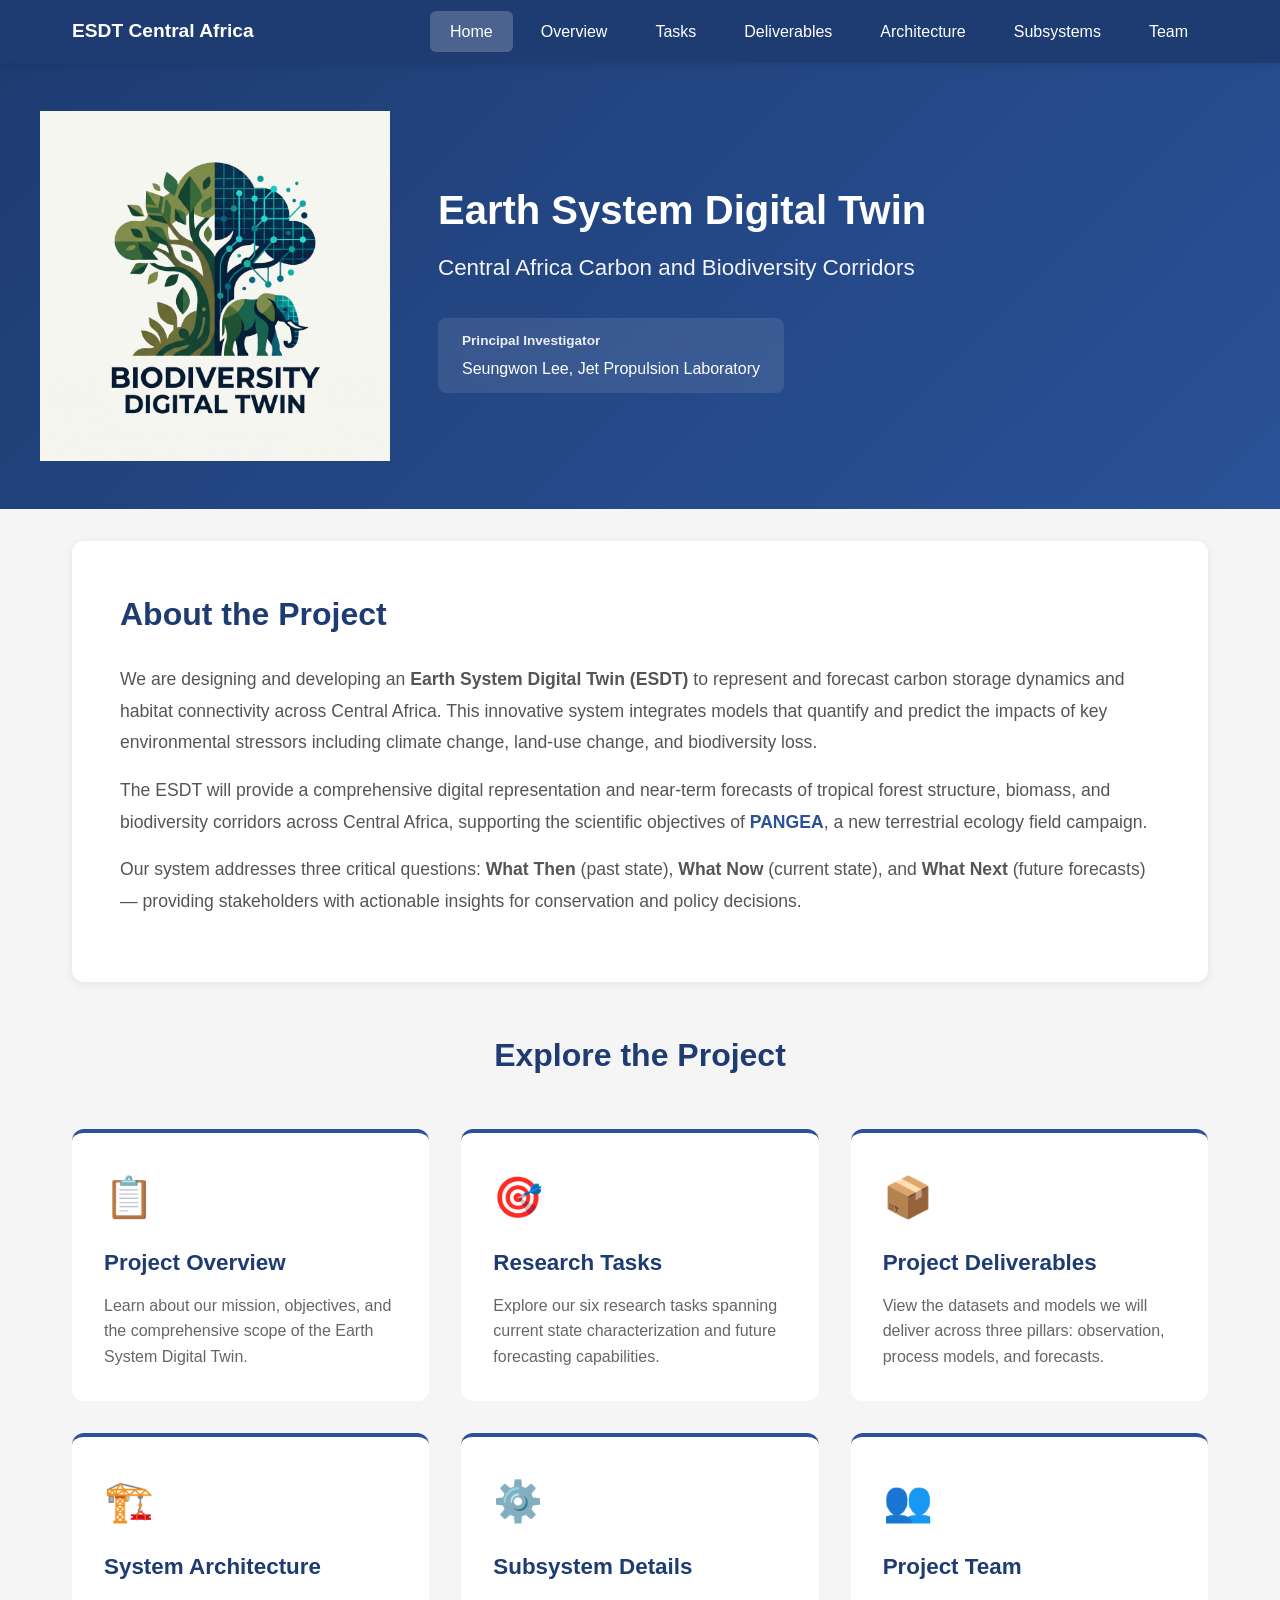
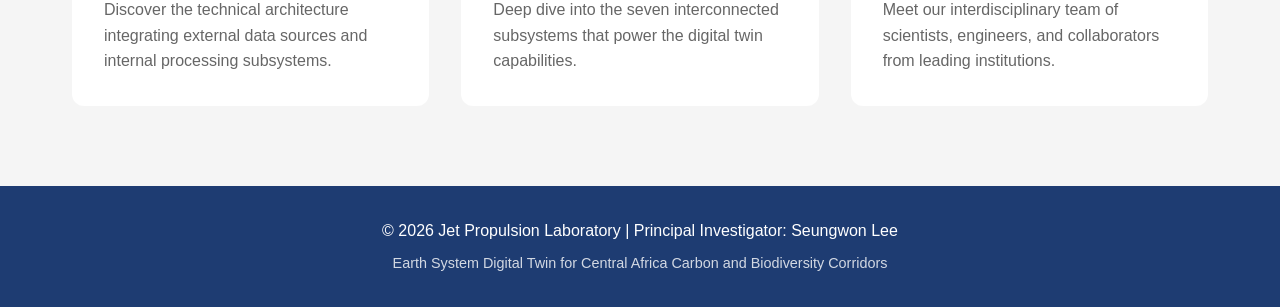
<file: index.html>
<!DOCTYPE html>
<html lang="en">
<head>
    <meta charset="UTF-8">
    <meta name="viewport" content="width=device-width, initial-scale=1.0">
    <title>Earth System Digital Twin - Central Africa</title>
    <link rel="stylesheet" href="styles.css">
    <style>
        .subtitle {
            font-size: 1.4rem;
            opacity: 0.95;
            margin-bottom: 2rem;
        }

        .project-info {
            display: flex;
            justify-content: flex-start;
            gap: 2rem;
            flex-wrap: wrap;
            margin-top: 2rem;
        }

        @media (max-width: 968px) {
            .project-info {
                justify-content: center;
            }
        }

        .info-item {
            background: rgba(255,255,255,0.1);
            padding: 0.75rem 1.5rem;
            border-radius: 8px;
            backdrop-filter: blur(10px);
        }

        .info-item strong {
            display: block;
            font-size: 0.85rem;
            opacity: 0.9;
            margin-bottom: 0.25rem;
        }

        .hero-section {
            background: white;
            border-radius: 12px;
            padding: 3rem;
            margin-bottom: 3rem;
            box-shadow: 0 2px 8px rgba(0,0,0,0.08);
            position: relative;
            overflow: hidden;
        }

        .hero-section h2 {
            color: #1e3c72;
            font-size: 2rem;
            margin-bottom: 1.5rem;
            position: relative;
            z-index: 1;
        }

        .hero-section p {
            font-size: 1.1rem;
            line-height: 1.8;
            color: #555;
            margin-bottom: 1rem;
            position: relative;
            z-index: 1;
        }

        .quick-links {
            display: grid;
            grid-template-columns: repeat(auto-fit, minmax(280px, 1fr));
            gap: 2rem;
            margin-top: 3rem;
        }

        .link-card {
            background: white;
            border-radius: 12px;
            padding: 2rem;
            text-decoration: none;
            color: inherit;
            transition: transform 0.3s, box-shadow 0.3s;
            border-top: 4px solid #2a5298;
        }

        .link-card:hover {
            transform: translateY(-8px);
            box-shadow: 0 8px 20px rgba(0,0,0,0.15);
        }

        .link-card-icon {
            font-size: 2.5rem;
            margin-bottom: 1rem;
        }

        .link-card h3 {
            color: #1e3c72;
            font-size: 1.4rem;
            margin-bottom: 0.75rem;
        }

        .link-card p {
            color: #666;
            line-height: 1.6;
        }

        @media (max-width: 768px) {
            .subtitle {
                font-size: 1.1rem;
            }

            .quick-links {
                grid-template-columns: 1fr;
            }
        }
    </style>
</head>
<body>
    <nav>
        <div class="nav-container">
            <a href="index.html" class="nav-logo">ESDT Central Africa</a>
            <button class="mobile-menu-toggle" onclick="toggleMenu()">☰</button>
            <ul class="nav-menu" id="navMenu">
                <li><a href="index.html" class="active">Home</a></li>
                <li><a href="overview.html">Overview</a></li>
                <li><a href="tasks.html">Tasks</a></li>
                <li><a href="deliverables.html">Deliverables</a></li>
                <li><a href="architecture.html">Architecture</a></li>
                <li><a href="subsystems.html">Subsystems</a></li>
                <li><a href="team.html">Team</a></li>
            </ul>
        </div>
    </nav>

    <header class="page-header">
        <div class="page-header-content">
            <img src="Logo.png" alt="ESDT Project Logo" class="page-header-logo">
            <div class="page-header-text">
                <h1>Earth System Digital Twin</h1>
                <div class="subtitle">Central Africa Carbon and Biodiversity Corridors</div>
                <div class="project-info">
                    <div class="info-item">
                        <strong>Principal Investigator</strong>
                        Seungwon Lee, Jet Propulsion Laboratory
                    </div>
                </div>
            </div>
        </div>
    </header>

    <div class="container">
        <section class="hero-section">
            <h2>About the Project</h2>
            <p>We are designing and developing an <strong>Earth System Digital Twin (ESDT)</strong> to represent and forecast carbon storage dynamics and habitat connectivity across Central Africa. This innovative system integrates models that quantify and predict the impacts of key environmental stressors including climate change, land-use change, and biodiversity loss.</p>
            <p>The ESDT will provide a comprehensive digital representation and near-term forecasts of tropical forest structure, biomass, and biodiversity corridors across Central Africa, supporting the scientific objectives of <strong><a href="https://tropicalforestscoping.com/" target="_blank" style="color: #2a5298; text-decoration: none;">PANGEA</a></strong>, a new terrestrial ecology field campaign.</p>
            <p>Our system addresses three critical questions: <strong>What Then</strong> (past state), <strong>What Now</strong> (current state), and <strong>What Next</strong> (future forecasts) — providing stakeholders with actionable insights for conservation and policy decisions.</p>
        </section>

        <h2 style="text-align: center; color: #1e3c72; margin-bottom: 2rem; font-size: 2rem;">Explore the Project</h2>

        <div class="quick-links">
            <a href="overview.html" class="link-card">
                <div class="link-card-icon">📋</div>
                <h3>Project Overview</h3>
                <p>Learn about our mission, objectives, and the comprehensive scope of the Earth System Digital Twin.</p>
            </a>

            <a href="tasks.html" class="link-card">
                <div class="link-card-icon">🎯</div>
                <h3>Research Tasks</h3>
                <p>Explore our six research tasks spanning current state characterization and future forecasting capabilities.</p>
            </a>

            <a href="deliverables.html" class="link-card">
                <div class="link-card-icon">📦</div>
                <h3>Project Deliverables</h3>
                <p>View the datasets and models we will deliver across three pillars: observation, process models, and forecasts.</p>
            </a>

            <a href="architecture.html" class="link-card">
                <div class="link-card-icon">🏗️</div>
                <h3>System Architecture</h3>
                <p>Discover the technical architecture integrating external data sources and internal processing subsystems.</p>
            </a>

            <a href="subsystems.html" class="link-card">
                <div class="link-card-icon">⚙️</div>
                <h3>Subsystem Details</h3>
                <p>Deep dive into the seven interconnected subsystems that power the digital twin capabilities.</p>
            </a>

            <a href="team.html" class="link-card">
                <div class="link-card-icon">👥</div>
                <h3>Project Team</h3>
                <p>Meet our interdisciplinary team of scientists, engineers, and collaborators from leading institutions.</p>
            </a>
        </div>
    </div>

    <footer>
        <p>&copy; 2026 Jet Propulsion Laboratory | Principal Investigator: Seungwon Lee</p>
        <p style="margin-top: 0.5rem; opacity: 0.8; font-size: 0.9rem;">Earth System Digital Twin for Central Africa Carbon and Biodiversity Corridors</p>
    </footer>

    <script>
        function toggleMenu() {
            const menu = document.getElementById('navMenu');
            menu.classList.toggle('active');
        }
    </script>
</body>
</html>
</file>
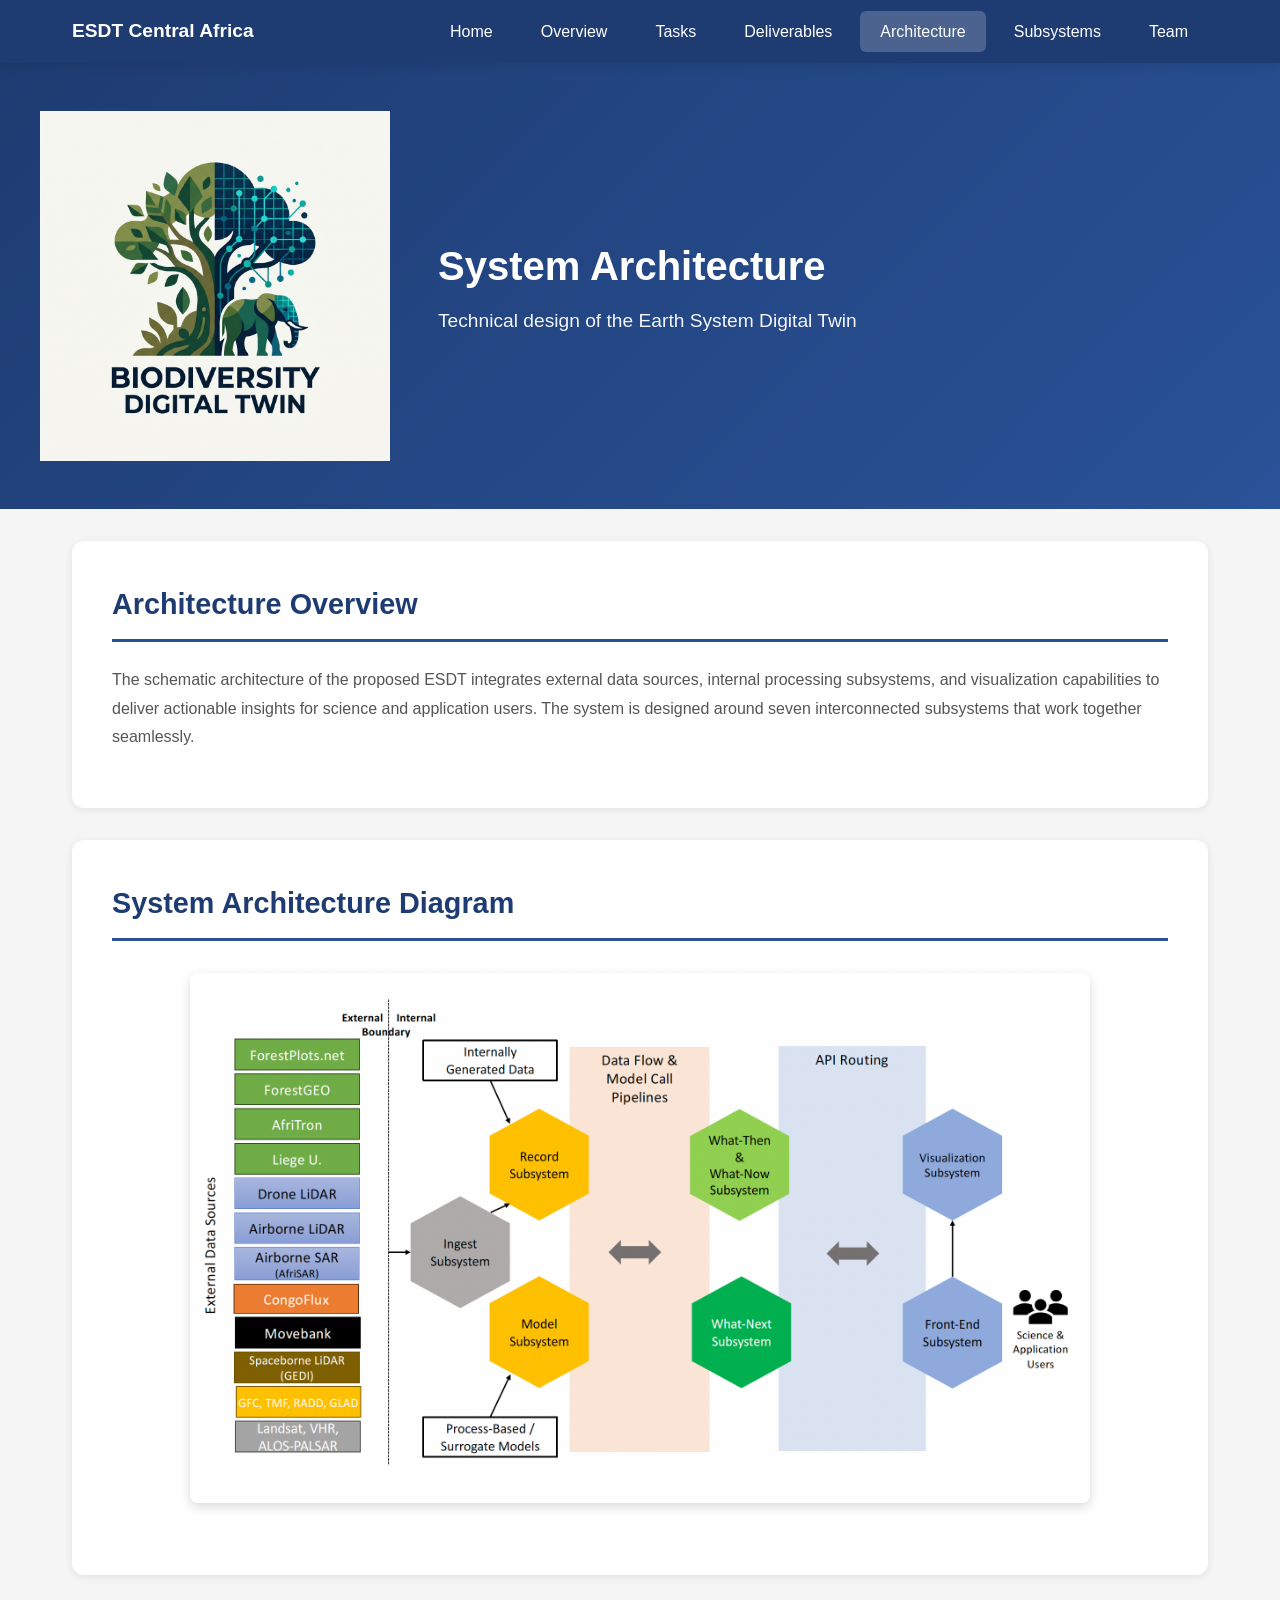
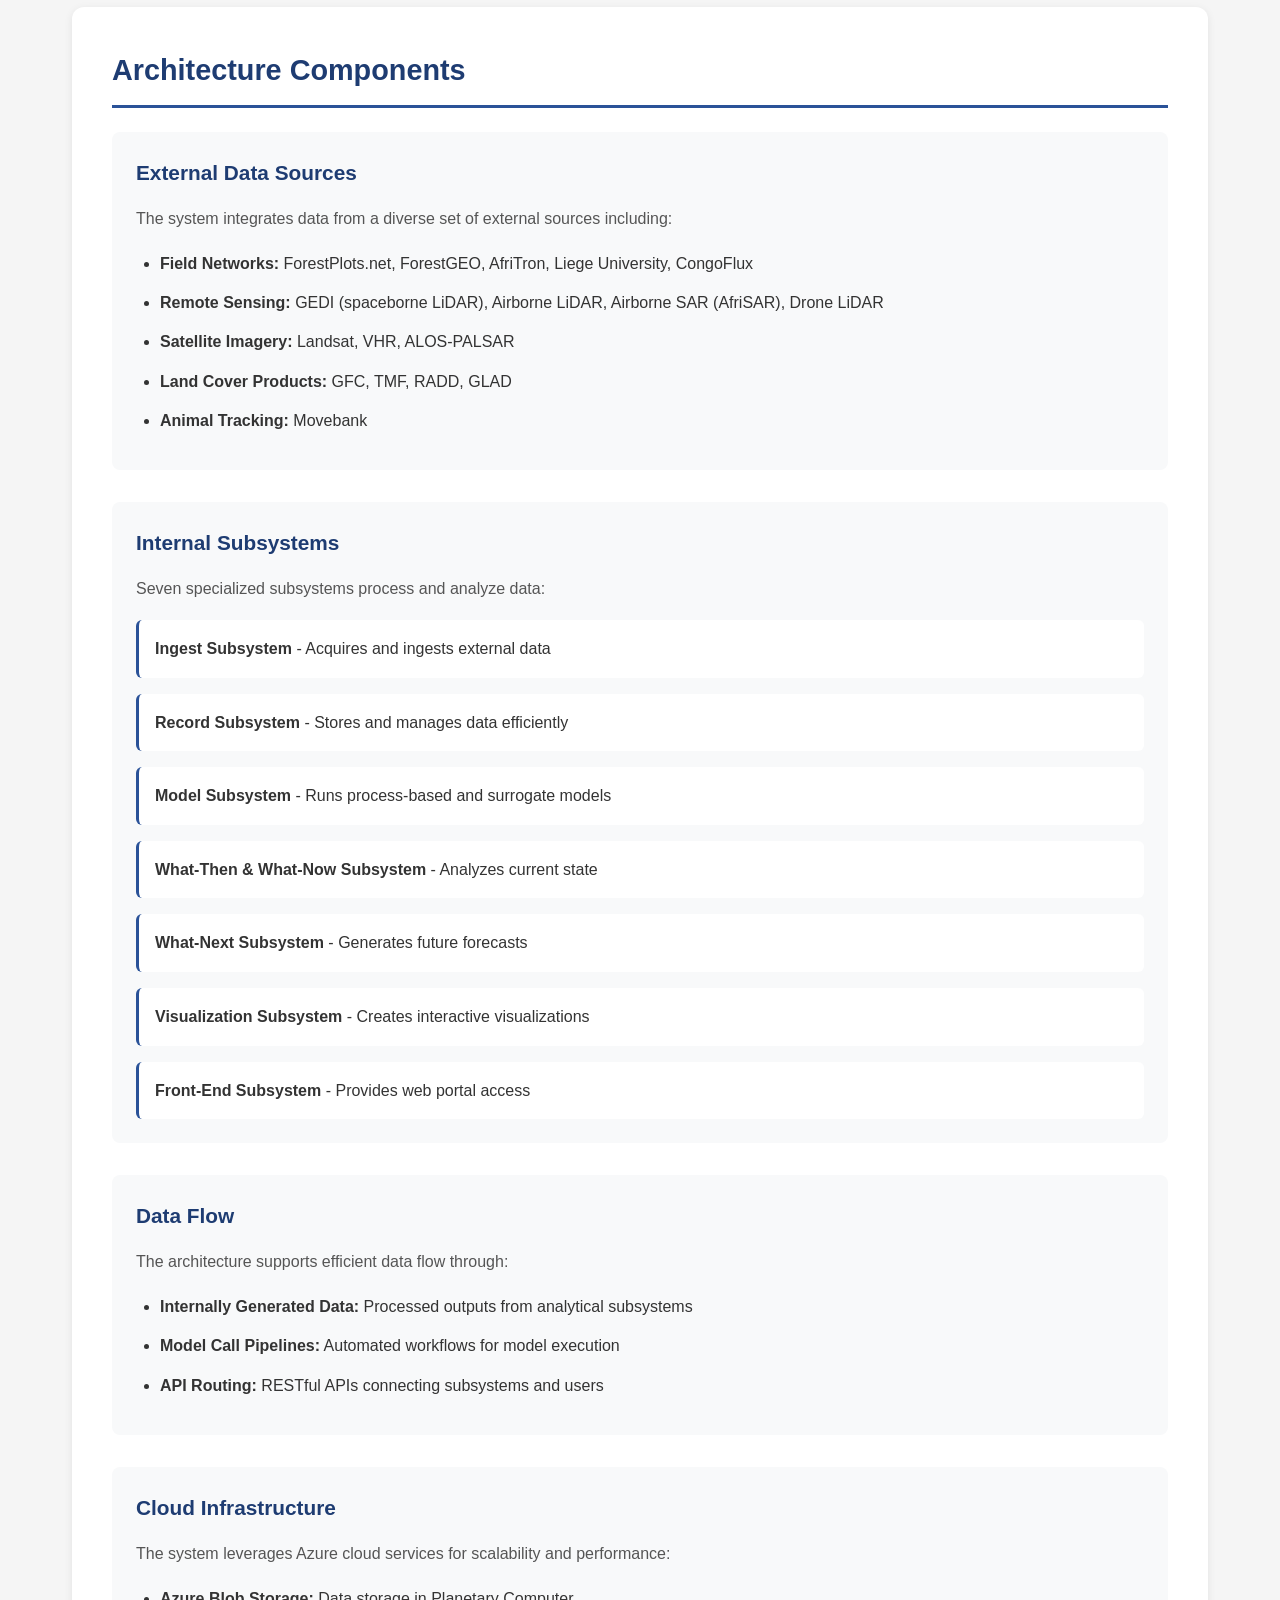
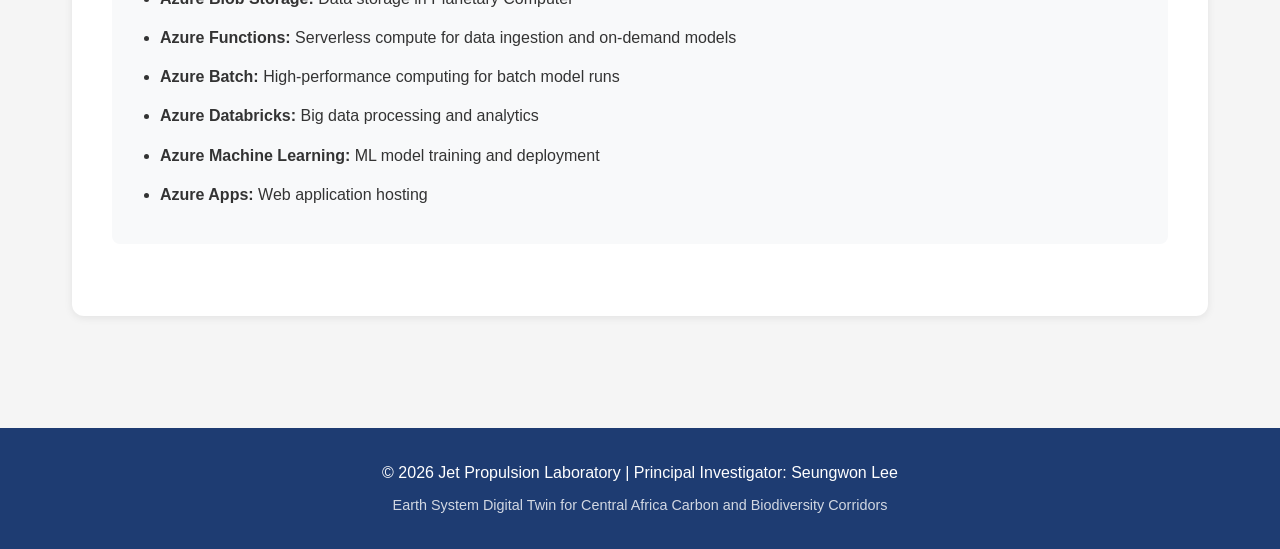
<file: architecture.html>
<!DOCTYPE html>
<html lang="en">
<head>
    <meta charset="UTF-8">
    <meta name="viewport" content="width=device-width, initial-scale=1.0">
    <title>System Architecture - ESDT Central Africa</title>
    <link rel="stylesheet" href="styles.css">
</head>
<body>
    <nav>
        <div class="nav-container">
            <a href="index.html" class="nav-logo">
                ESDT Central Africa
            </a>
            <button class="mobile-menu-toggle" onclick="toggleMenu()">☰</button>
            <ul class="nav-menu" id="navMenu">
                <li><a href="index.html">Home</a></li>
                <li><a href="overview.html">Overview</a></li>
                <li><a href="tasks.html">Tasks</a></li>
                <li><a href="deliverables.html">Deliverables</a></li>
                <li><a href="architecture.html" class="active">Architecture</a></li>
                <li><a href="subsystems.html">Subsystems</a></li>
                <li><a href="team.html">Team</a></li>
            </ul>
        </div>
    </nav>

    <header class="page-header">
        <div class="page-header-content">
            <img src="Logo.png" alt="ESDT Project Logo" class="page-header-logo">
            <div class="page-header-text">
                <h1>System Architecture</h1>
                <p>Technical design of the Earth System Digital Twin</p>
            </div>
        </div>
    </header>

    <div class="container">
        <section class="section">
            <h2>Architecture Overview</h2>
            <p>The schematic architecture of the proposed ESDT integrates external data sources, internal processing subsystems, and visualization capabilities to deliver actionable insights for science and application users. The system is designed around seven interconnected subsystems that work together seamlessly.</p>
        </section>

        <section class="section">
            <h2>System Architecture Diagram</h2>
            <img src="System Architecture Diagram.png" alt="ESDT System Architecture Diagram" class="architecture-image">
        </section>

        <section class="section">
            <h2>Architecture Components</h2>

            <div class="architecture-component">
                <h3>External Data Sources</h3>
                <p>The system integrates data from a diverse set of external sources including:</p>
                <ul>
                    <li><strong>Field Networks:</strong> ForestPlots.net, ForestGEO, AfriTron, Liege University, CongoFlux</li>
                    <li><strong>Remote Sensing:</strong> GEDI (spaceborne LiDAR), Airborne LiDAR, Airborne SAR (AfriSAR), Drone LiDAR</li>
                    <li><strong>Satellite Imagery:</strong> Landsat, VHR, ALOS-PALSAR</li>
                    <li><strong>Land Cover Products:</strong> GFC, TMF, RADD, GLAD</li>
                    <li><strong>Animal Tracking:</strong> Movebank</li>
                </ul>
            </div>

            <div class="architecture-component">
                <h3>Internal Subsystems</h3>
                <p>Seven specialized subsystems process and analyze data:</p>
                <div class="subsystem-list">
                    <div class="subsystem-item">
                        <strong>Ingest Subsystem</strong> - Acquires and ingests external data
                    </div>
                    <div class="subsystem-item">
                        <strong>Record Subsystem</strong> - Stores and manages data efficiently
                    </div>
                    <div class="subsystem-item">
                        <strong>Model Subsystem</strong> - Runs process-based and surrogate models
                    </div>
                    <div class="subsystem-item">
                        <strong>What-Then & What-Now Subsystem</strong> - Analyzes current state
                    </div>
                    <div class="subsystem-item">
                        <strong>What-Next Subsystem</strong> - Generates future forecasts
                    </div>
                    <div class="subsystem-item">
                        <strong>Visualization Subsystem</strong> - Creates interactive visualizations
                    </div>
                    <div class="subsystem-item">
                        <strong>Front-End Subsystem</strong> - Provides web portal access
                    </div>
                </div>
            </div>

            <div class="architecture-component">
                <h3>Data Flow</h3>
                <p>The architecture supports efficient data flow through:</p>
                <ul>
                    <li><strong>Internally Generated Data:</strong> Processed outputs from analytical subsystems</li>
                    <li><strong>Model Call Pipelines:</strong> Automated workflows for model execution</li>
                    <li><strong>API Routing:</strong> RESTful APIs connecting subsystems and users</li>
                </ul>
            </div>

            <div class="architecture-component">
                <h3>Cloud Infrastructure</h3>
                <p>The system leverages Azure cloud services for scalability and performance:</p>
                <ul>
                    <li><strong>Azure Blob Storage:</strong> Data storage in Planetary Computer</li>
                    <li><strong>Azure Functions:</strong> Serverless compute for data ingestion and on-demand models</li>
                    <li><strong>Azure Batch:</strong> High-performance computing for batch model runs</li>
                    <li><strong>Azure Databricks:</strong> Big data processing and analytics</li>
                    <li><strong>Azure Machine Learning:</strong> ML model training and deployment</li>
                    <li><strong>Azure Apps:</strong> Web application hosting</li>
                </ul>
            </div>
        </section>
    </div>

    <footer>
        <p>&copy; 2026 Jet Propulsion Laboratory | Principal Investigator: Seungwon Lee</p>
        <p style="margin-top: 0.5rem; opacity: 0.8; font-size: 0.9rem;">Earth System Digital Twin for Central Africa Carbon and Biodiversity Corridors</p>
    </footer>

    <script src="script.js"></script>
</body>
</html>
</file>
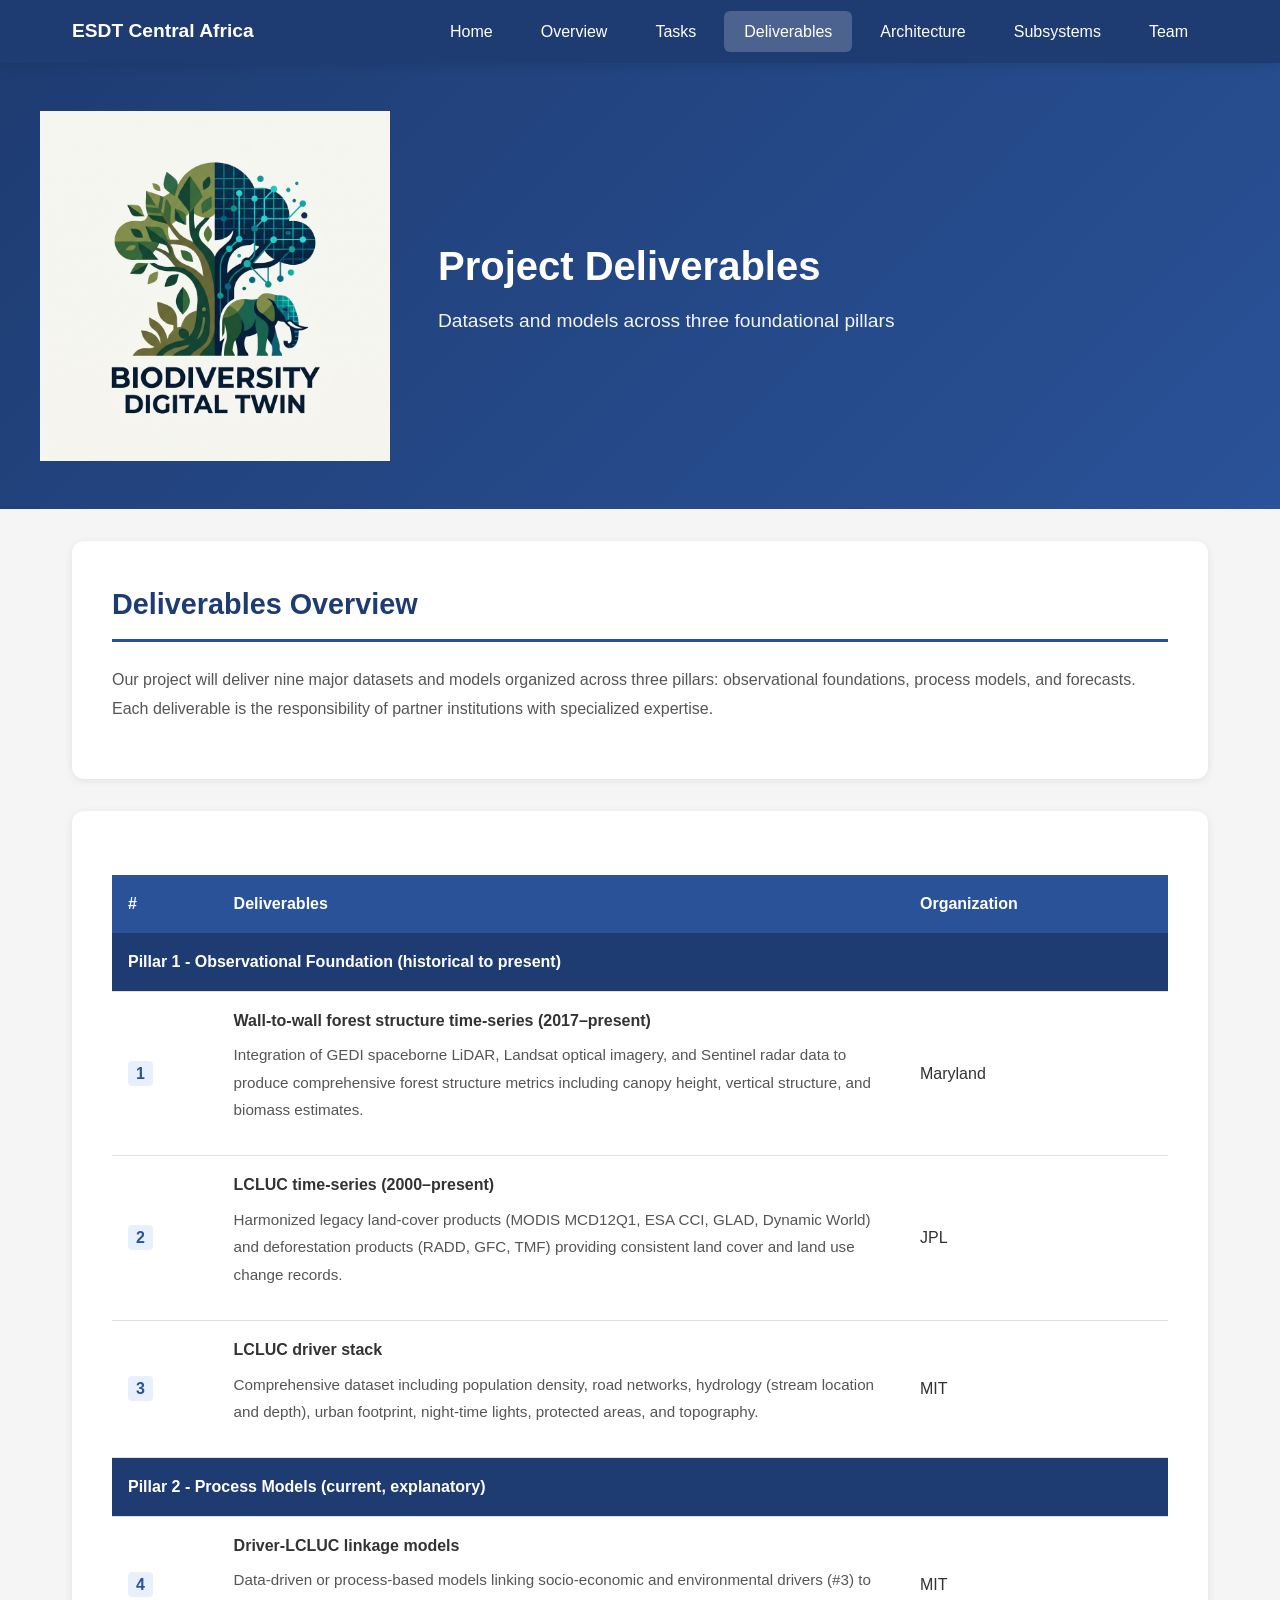
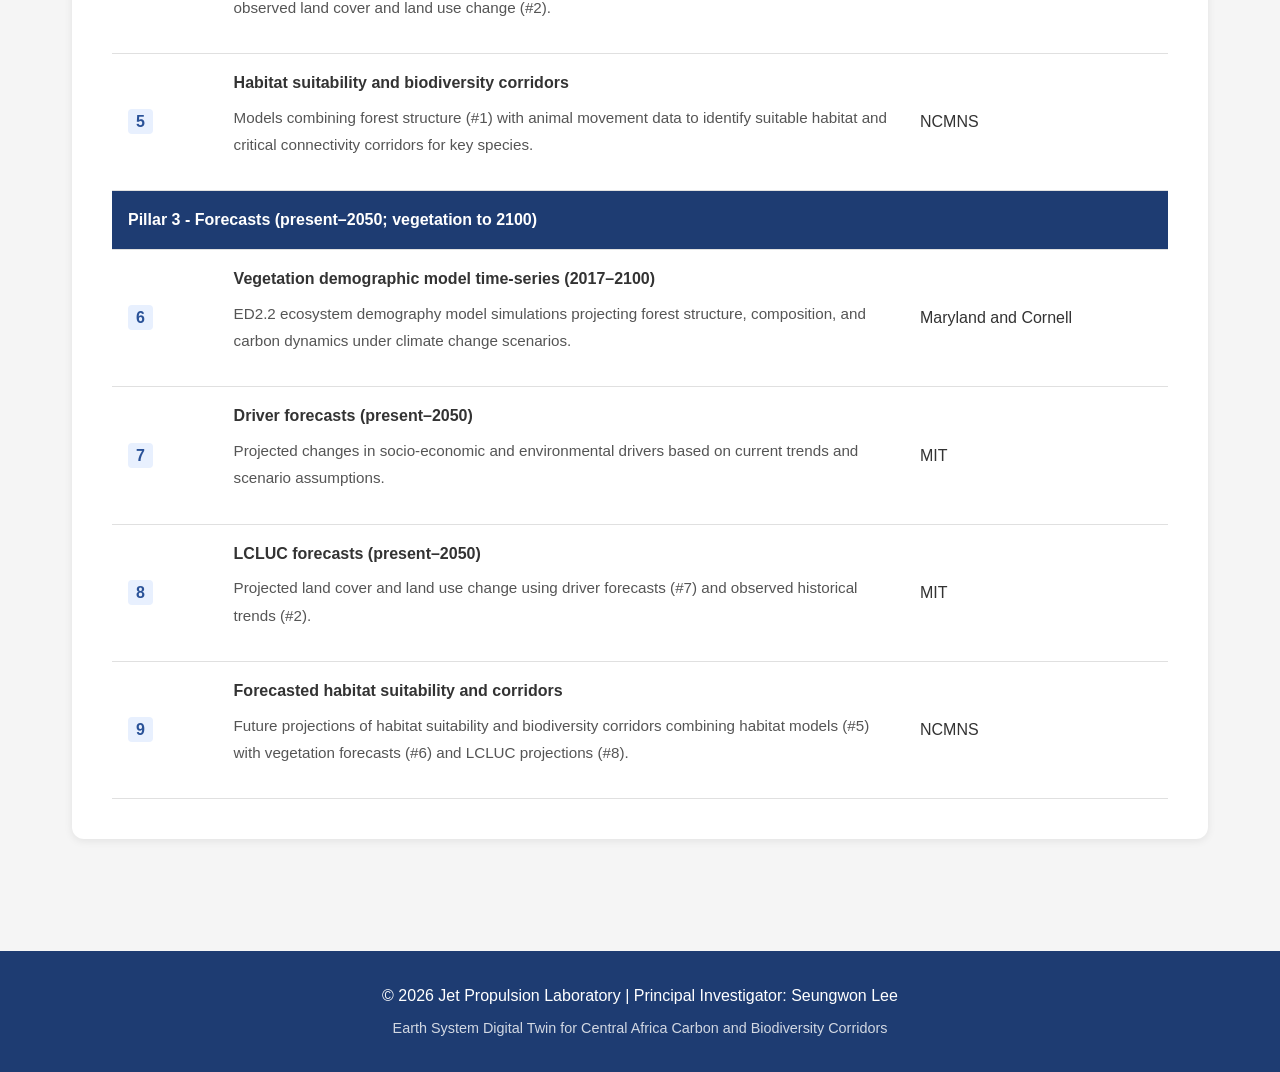
<file: deliverables.html>
<!DOCTYPE html>
<html lang="en">
<head>
    <meta charset="UTF-8">
    <meta name="viewport" content="width=device-width, initial-scale=1.0">
    <title>Project Deliverables - ESDT Central Africa</title>
    <link rel="stylesheet" href="styles.css">
</head>
<body>
    <nav>
        <div class="nav-container">
            <a href="index.html" class="nav-logo">
                ESDT Central Africa
            </a>
            <button class="mobile-menu-toggle" onclick="toggleMenu()">☰</button>
            <ul class="nav-menu" id="navMenu">
                <li><a href="index.html">Home</a></li>
                <li><a href="overview.html">Overview</a></li>
                <li><a href="tasks.html">Tasks</a></li>
                <li><a href="deliverables.html" class="active">Deliverables</a></li>
                <li><a href="architecture.html">Architecture</a></li>
                <li><a href="subsystems.html">Subsystems</a></li>
                <li><a href="team.html">Team</a></li>
            </ul>
        </div>
    </nav>

    <header class="page-header">
        <div class="page-header-content">
            <img src="Logo.png" alt="ESDT Project Logo" class="page-header-logo">
            <div class="page-header-text">
                <h1>Project Deliverables</h1>
                <p>Datasets and models across three foundational pillars</p>
            </div>
        </div>
    </header>

    <div class="container">
        <section class="section">
            <h2>Deliverables Overview</h2>
            <p>Our project will deliver nine major datasets and models organized across three pillars: observational foundations, process models, and forecasts. Each deliverable is the responsibility of partner institutions with specialized expertise.</p>
        </section>

        <section class="section">
            <table>
                <thead>
                    <tr>
                        <th style="width: 10%">#</th>
                        <th style="width: 65%">Deliverables</th>
                        <th style="width: 25%">Organization</th>
                    </tr>
                </thead>
                <tbody>
                    <tr class="pillar-header">
                        <td colspan="3">Pillar 1 - Observational Foundation (historical to present)</td>
                    </tr>
                    <tr>
                        <td><span class="deliverable-number">1</span></td>
                        <td>
                            <strong>Wall-to-wall forest structure time-series (2017–present)</strong>
                            <p class="deliverable-detail">Integration of GEDI spaceborne LiDAR, Landsat optical imagery, and Sentinel radar data to produce comprehensive forest structure metrics including canopy height, vertical structure, and biomass estimates.</p>
                        </td>
                        <td>Maryland</td>
                    </tr>
                    <tr>
                        <td><span class="deliverable-number">2</span></td>
                        <td>
                            <strong>LCLUC time-series (2000–present)</strong>
                            <p class="deliverable-detail">Harmonized legacy land-cover products (MODIS MCD12Q1, ESA CCI, GLAD, Dynamic World) and deforestation products (RADD, GFC, TMF) providing consistent land cover and land use change records.</p>
                        </td>
                        <td>JPL</td>
                    </tr>
                    <tr>
                        <td><span class="deliverable-number">3</span></td>
                        <td>
                            <strong>LCLUC driver stack</strong>
                            <p class="deliverable-detail">Comprehensive dataset including population density, road networks, hydrology (stream location and depth), urban footprint, night-time lights, protected areas, and topography.</p>
                        </td>
                        <td>MIT</td>
                    </tr>
                    <tr class="pillar-header">
                        <td colspan="3">Pillar 2 - Process Models (current, explanatory)</td>
                    </tr>
                    <tr>
                        <td><span class="deliverable-number">4</span></td>
                        <td>
                            <strong>Driver-LCLUC linkage models</strong>
                            <p class="deliverable-detail">Data-driven or process-based models linking socio-economic and environmental drivers (#3) to observed land cover and land use change (#2).</p>
                        </td>
                        <td>MIT</td>
                    </tr>
                    <tr>
                        <td><span class="deliverable-number">5</span></td>
                        <td>
                            <strong>Habitat suitability and biodiversity corridors</strong>
                            <p class="deliverable-detail">Models combining forest structure (#1) with animal movement data to identify suitable habitat and critical connectivity corridors for key species.</p>
                        </td>
                        <td>NCMNS</td>
                    </tr>
                    <tr class="pillar-header">
                        <td colspan="3">Pillar 3 - Forecasts (present–2050; vegetation to 2100)</td>
                    </tr>
                    <tr>
                        <td><span class="deliverable-number">6</span></td>
                        <td>
                            <strong>Vegetation demographic model time-series (2017–2100)</strong>
                            <p class="deliverable-detail">ED2.2 ecosystem demography model simulations projecting forest structure, composition, and carbon dynamics under climate change scenarios.</p>
                        </td>
                        <td>Maryland and Cornell</td>
                    </tr>
                    <tr>
                        <td><span class="deliverable-number">7</span></td>
                        <td>
                            <strong>Driver forecasts (present–2050)</strong>
                            <p class="deliverable-detail">Projected changes in socio-economic and environmental drivers based on current trends and scenario assumptions.</p>
                        </td>
                        <td>MIT</td>
                    </tr>
                    <tr>
                        <td><span class="deliverable-number">8</span></td>
                        <td>
                            <strong>LCLUC forecasts (present–2050)</strong>
                            <p class="deliverable-detail">Projected land cover and land use change using driver forecasts (#7) and observed historical trends (#2).</p>
                        </td>
                        <td>MIT</td>
                    </tr>
                    <tr>
                        <td><span class="deliverable-number">9</span></td>
                        <td>
                            <strong>Forecasted habitat suitability and corridors</strong>
                            <p class="deliverable-detail">Future projections of habitat suitability and biodiversity corridors combining habitat models (#5) with vegetation forecasts (#6) and LCLUC projections (#8).</p>
                        </td>
                        <td>NCMNS</td>
                    </tr>
                </tbody>
            </table>
        </section>
    </div>

    <footer>
        <p>&copy; 2026 Jet Propulsion Laboratory | Principal Investigator: Seungwon Lee</p>
        <p style="margin-top: 0.5rem; opacity: 0.8; font-size: 0.9rem;">Earth System Digital Twin for Central Africa Carbon and Biodiversity Corridors</p>
    </footer>

    <script src="script.js"></script>
</body>
</html>
</file>
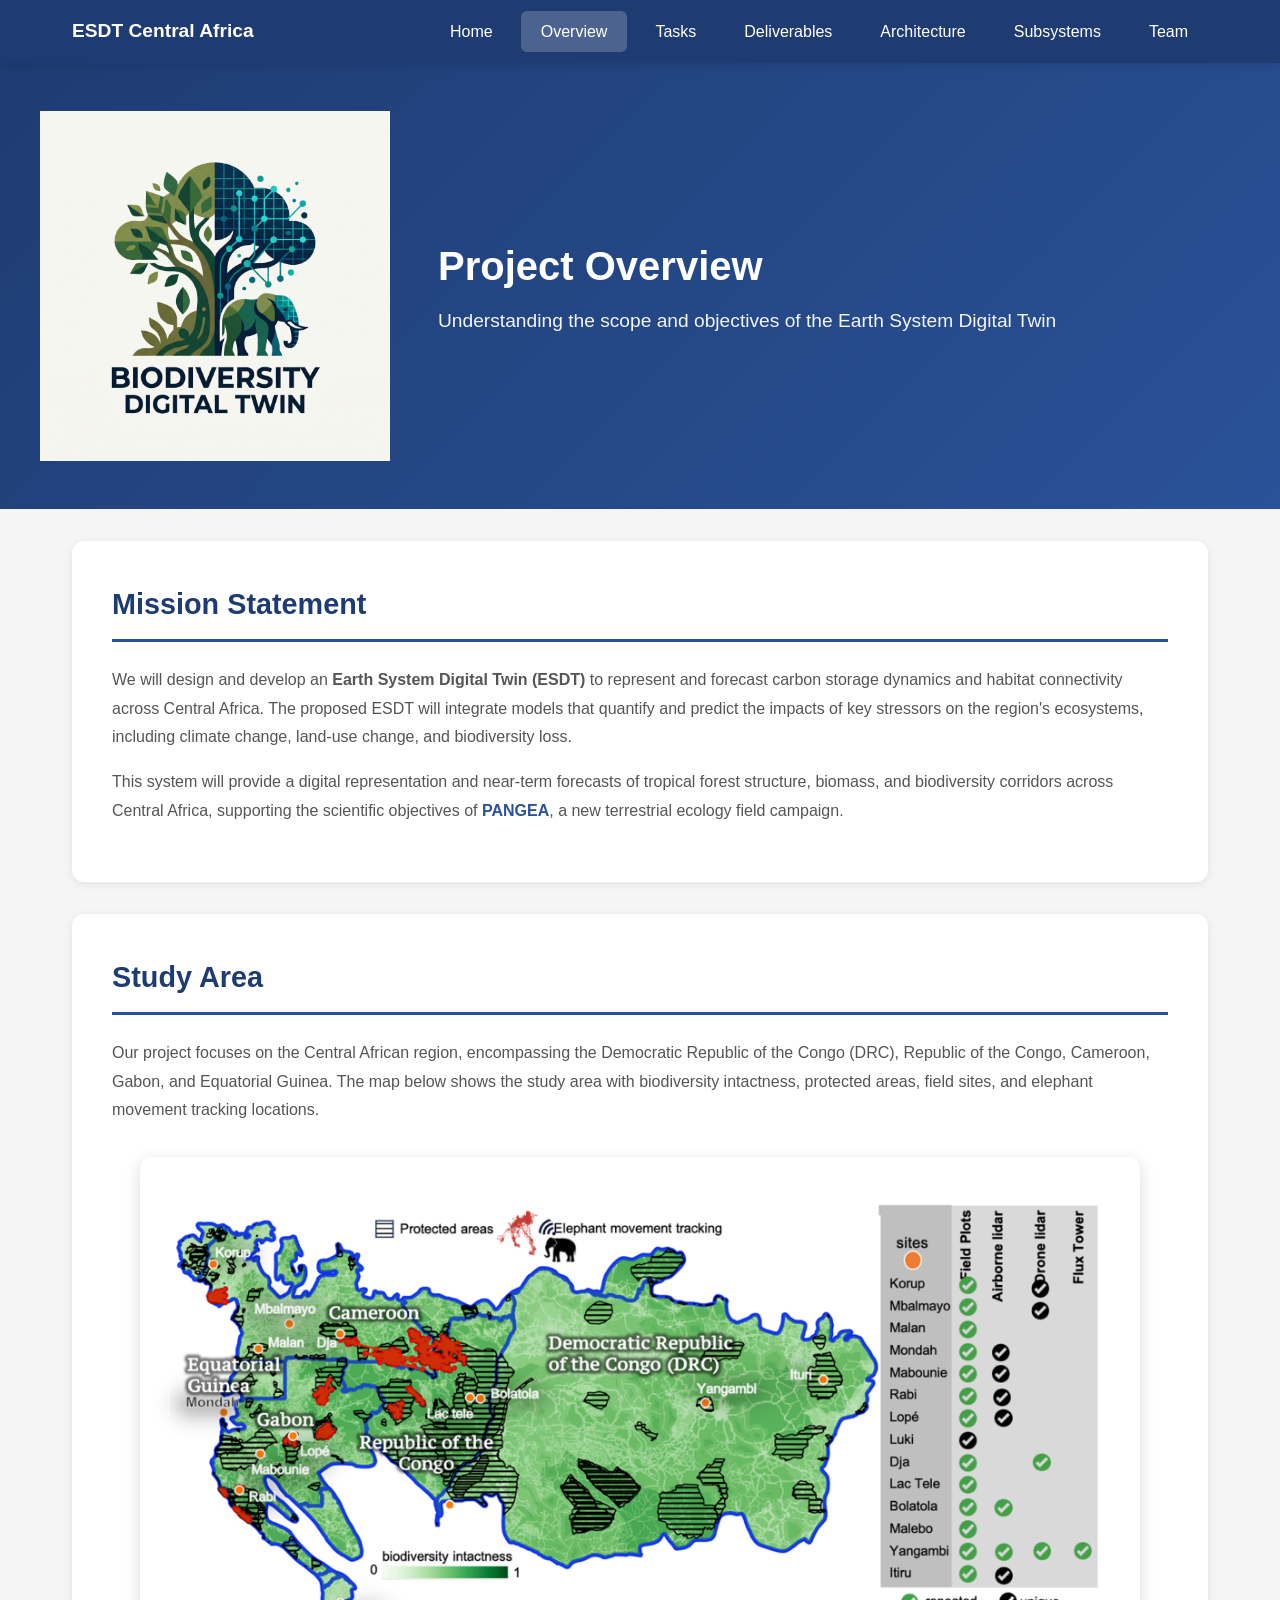
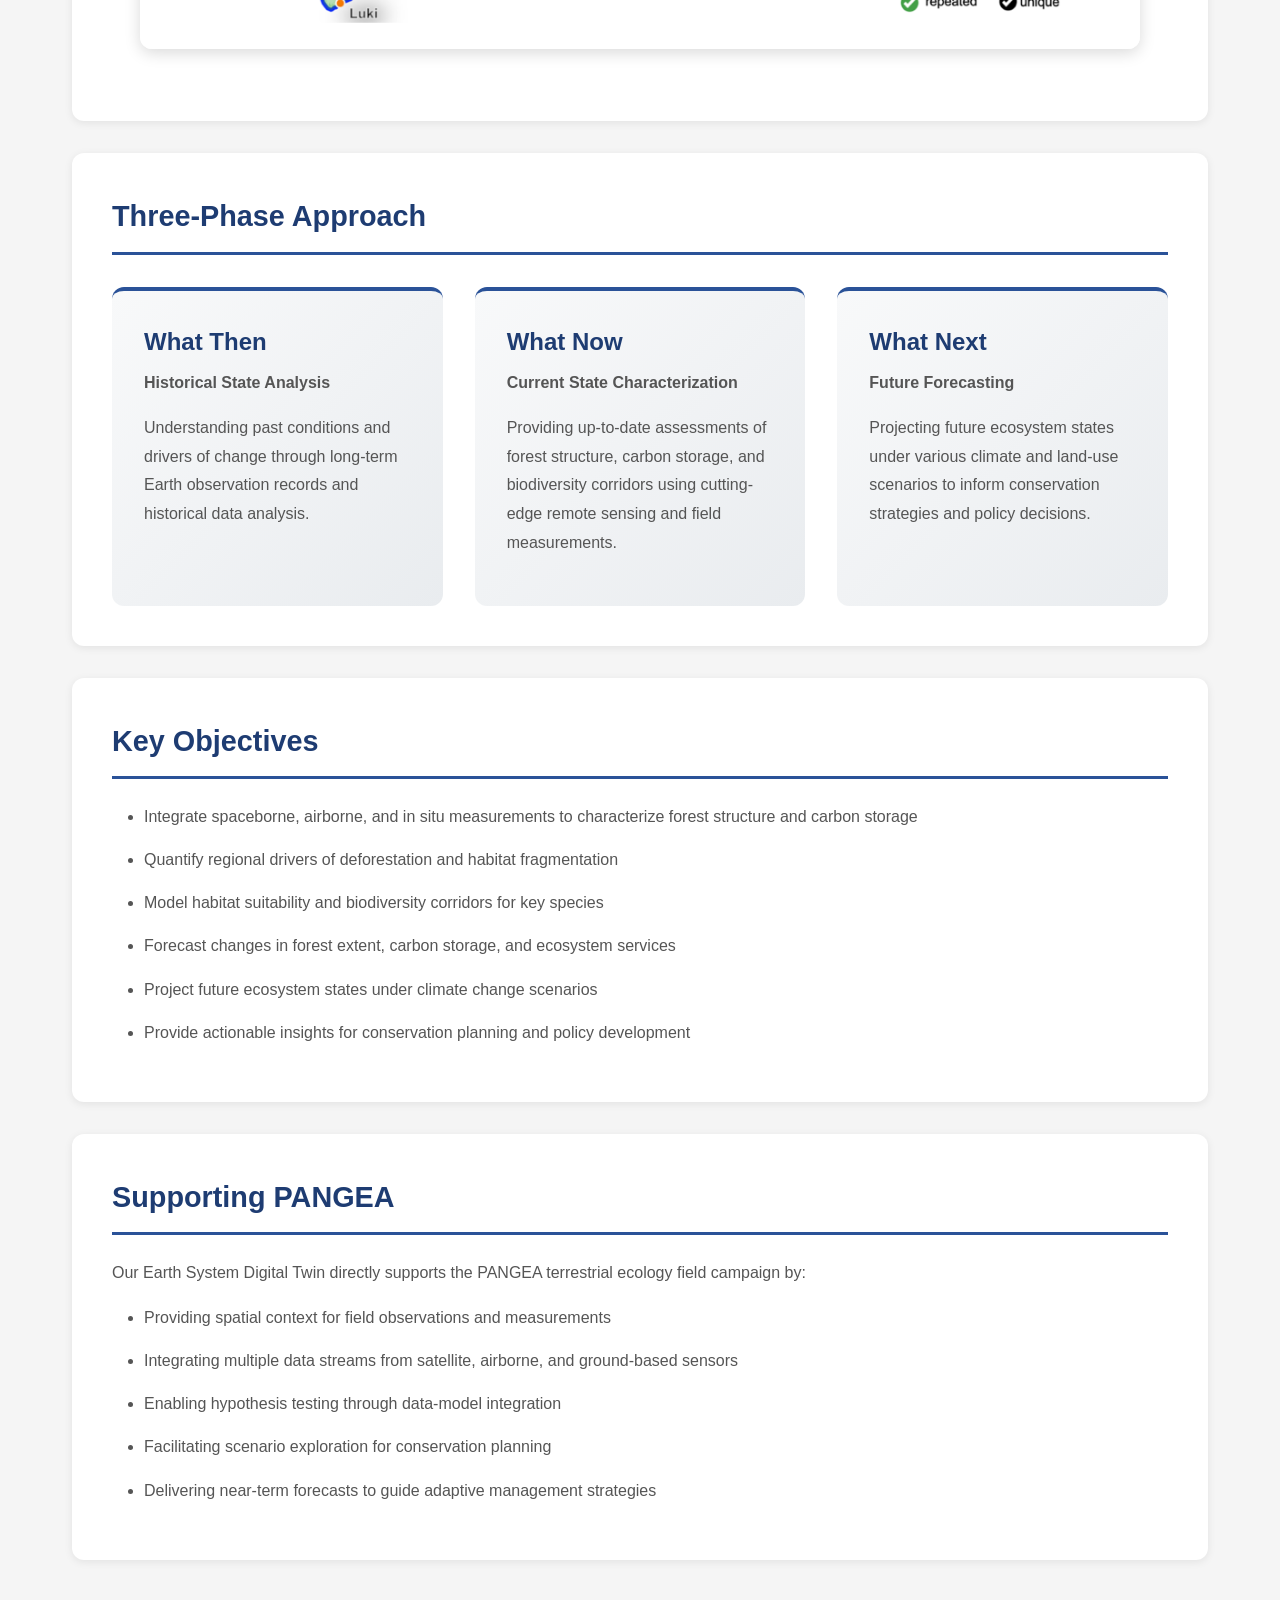
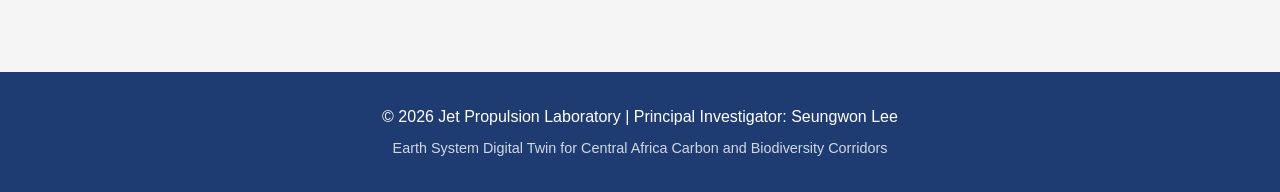
<file: overview.html>
<!DOCTYPE html>
<html lang="en">
<head>
    <meta charset="UTF-8">
    <meta name="viewport" content="width=device-width, initial-scale=1.0">
    <title>Project Overview - ESDT Central Africa</title>
    <link rel="stylesheet" href="styles.css">
</head>
<body>
    <nav>
        <div class="nav-container">
            <a href="index.html" class="nav-logo">
                ESDT Central Africa
            </a>
            <button class="mobile-menu-toggle" onclick="toggleMenu()">☰</button>
            <ul class="nav-menu" id="navMenu">
                <li><a href="index.html">Home</a></li>
                <li><a href="overview.html" class="active">Overview</a></li>
                <li><a href="tasks.html">Tasks</a></li>
                <li><a href="deliverables.html">Deliverables</a></li>
                <li><a href="architecture.html">Architecture</a></li>
                <li><a href="subsystems.html">Subsystems</a></li>
                <li><a href="team.html">Team</a></li>
            </ul>
        </div>
    </nav>

    <header class="page-header">
        <div class="page-header-content">
            <img src="Logo.png" alt="ESDT Project Logo" class="page-header-logo">
            <div class="page-header-text">
                <h1>Project Overview</h1>
                <p>Understanding the scope and objectives of the Earth System Digital Twin</p>
            </div>
        </div>
    </header>

    <div class="container">
        <section class="section">
            <h2>Mission Statement</h2>
            <p>We will design and develop an <strong>Earth System Digital Twin (ESDT)</strong> to represent and forecast carbon storage dynamics and habitat connectivity across Central Africa. The proposed ESDT will integrate models that quantify and predict the impacts of key stressors on the region's ecosystems, including climate change, land-use change, and biodiversity loss.</p>
            <p style="margin-top: 1rem;">This system will provide a digital representation and near-term forecasts of tropical forest structure, biomass, and biodiversity corridors across Central Africa, supporting the scientific objectives of <strong><a href="https://tropicalforestscoping.com/" target="_blank" style="color: #2a5298; text-decoration: none;">PANGEA</a></strong>, a new terrestrial ecology field campaign.</p>
        </section>

        <section class="section">
            <h2>Study Area</h2>
            <p>Our project focuses on the Central African region, encompassing the Democratic Republic of the Congo (DRC), Republic of the Congo, Cameroon, Gabon, and Equatorial Guinea. The map below shows the study area with biodiversity intactness, protected areas, field sites, and elephant movement tracking locations.</p>
            <img src="Study Area.png" alt="Central Africa Study Area - Biodiversity and Field Sites" class="study-area-map">
        </section>

        <section class="section">
            <h2>Three-Phase Approach</h2>
            <div class="phase-cards">
                <div class="phase-card">
                    <h3>What Then</h3>
                    <p class="phase-subtitle">Historical State Analysis</p>
                    <p>Understanding past conditions and drivers of change through long-term Earth observation records and historical data analysis.</p>
                </div>
                <div class="phase-card">
                    <h3>What Now</h3>
                    <p class="phase-subtitle">Current State Characterization</p>
                    <p>Providing up-to-date assessments of forest structure, carbon storage, and biodiversity corridors using cutting-edge remote sensing and field measurements.</p>
                </div>
                <div class="phase-card">
                    <h3>What Next</h3>
                    <p class="phase-subtitle">Future Forecasting</p>
                    <p>Projecting future ecosystem states under various climate and land-use scenarios to inform conservation strategies and policy decisions.</p>
                </div>
            </div>
        </section>

        <section class="section">
            <h2>Key Objectives</h2>
            <ul class="objectives-list">
                <li>Integrate spaceborne, airborne, and in situ measurements to characterize forest structure and carbon storage</li>
                <li>Quantify regional drivers of deforestation and habitat fragmentation</li>
                <li>Model habitat suitability and biodiversity corridors for key species</li>
                <li>Forecast changes in forest extent, carbon storage, and ecosystem services</li>
                <li>Project future ecosystem states under climate change scenarios</li>
                <li>Provide actionable insights for conservation planning and policy development</li>
            </ul>
        </section>

        <section class="section">
            <h2>Supporting PANGEA</h2>
            <p>Our Earth System Digital Twin directly supports the PANGEA terrestrial ecology field campaign by:</p>
            <ul class="objectives-list">
                <li>Providing spatial context for field observations and measurements</li>
                <li>Integrating multiple data streams from satellite, airborne, and ground-based sensors</li>
                <li>Enabling hypothesis testing through data-model integration</li>
                <li>Facilitating scenario exploration for conservation planning</li>
                <li>Delivering near-term forecasts to guide adaptive management strategies</li>
            </ul>
        </section>
    </div>

    <footer>
        <p>&copy; 2026 Jet Propulsion Laboratory | Principal Investigator: Seungwon Lee</p>
        <p style="margin-top: 0.5rem; opacity: 0.8; font-size: 0.9rem;">Earth System Digital Twin for Central Africa Carbon and Biodiversity Corridors</p>
    </footer>

    <script src="script.js"></script>
</body>
</html>
</file>
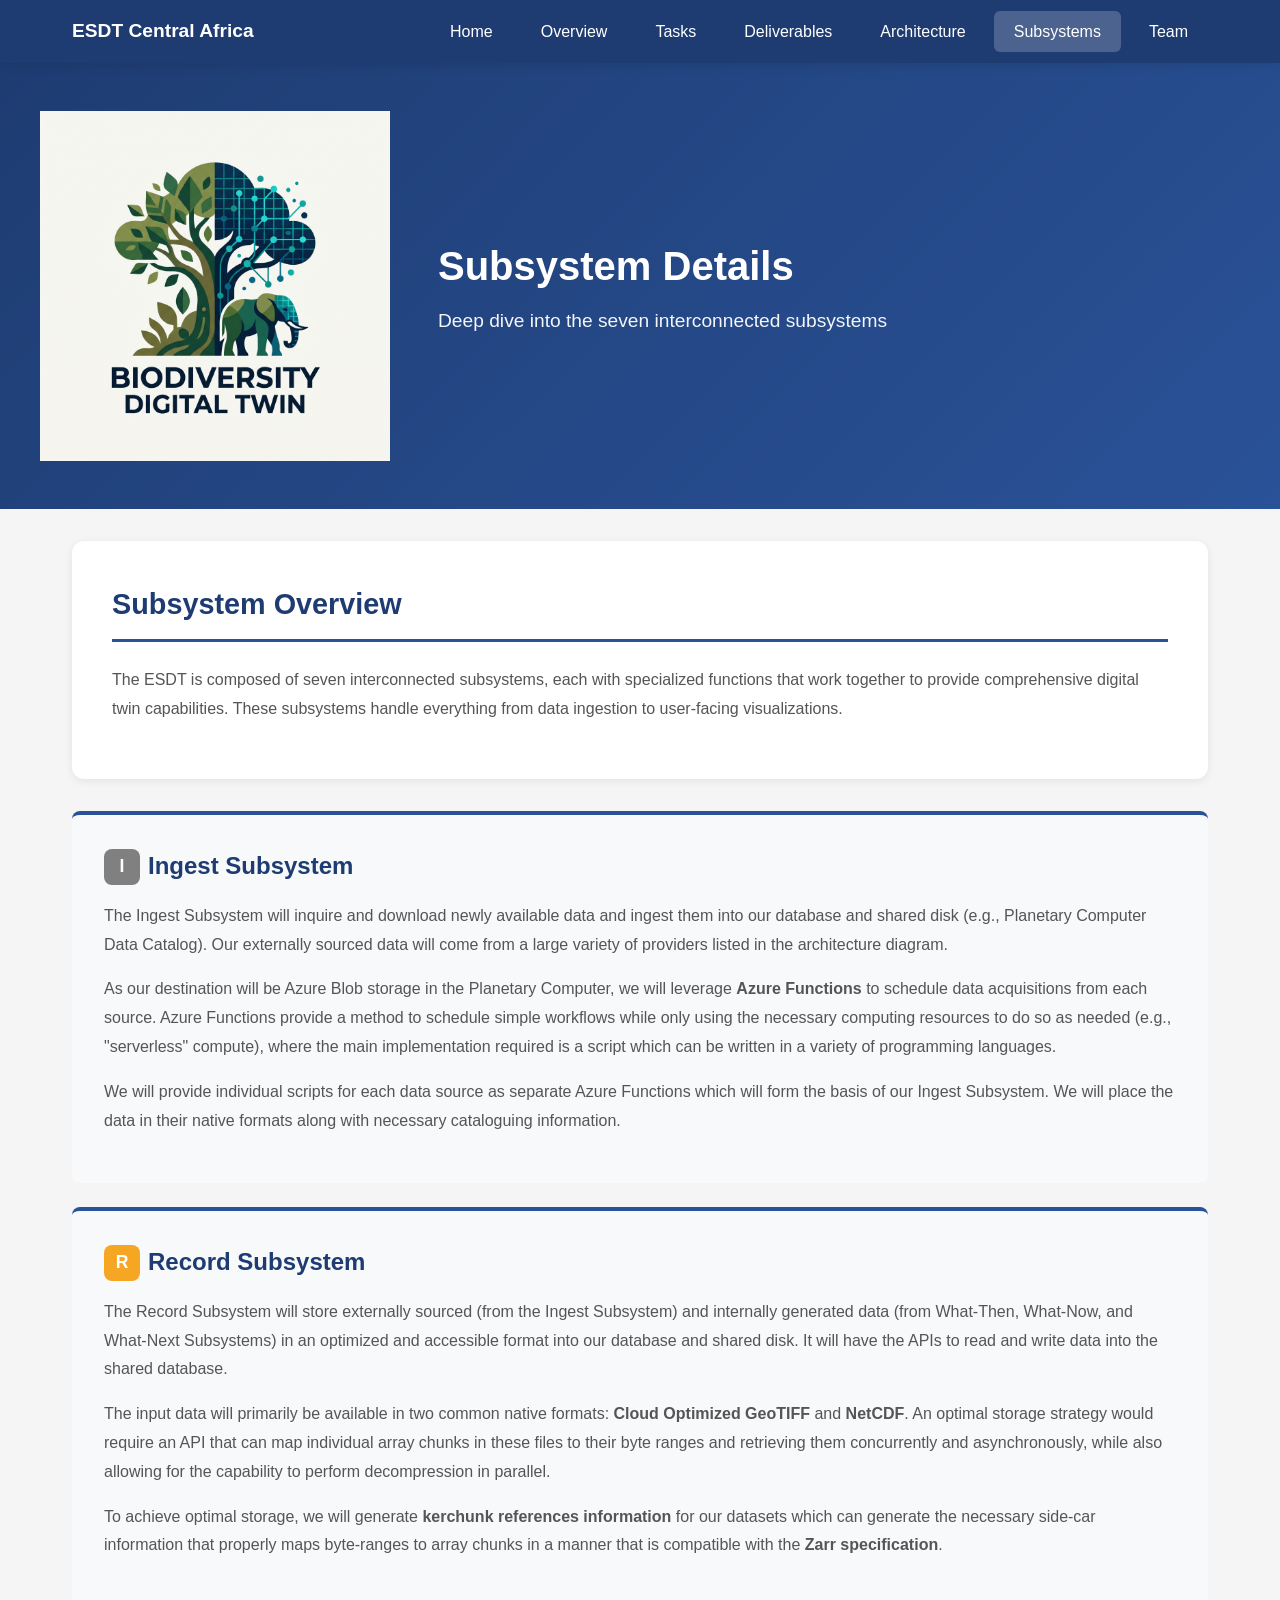
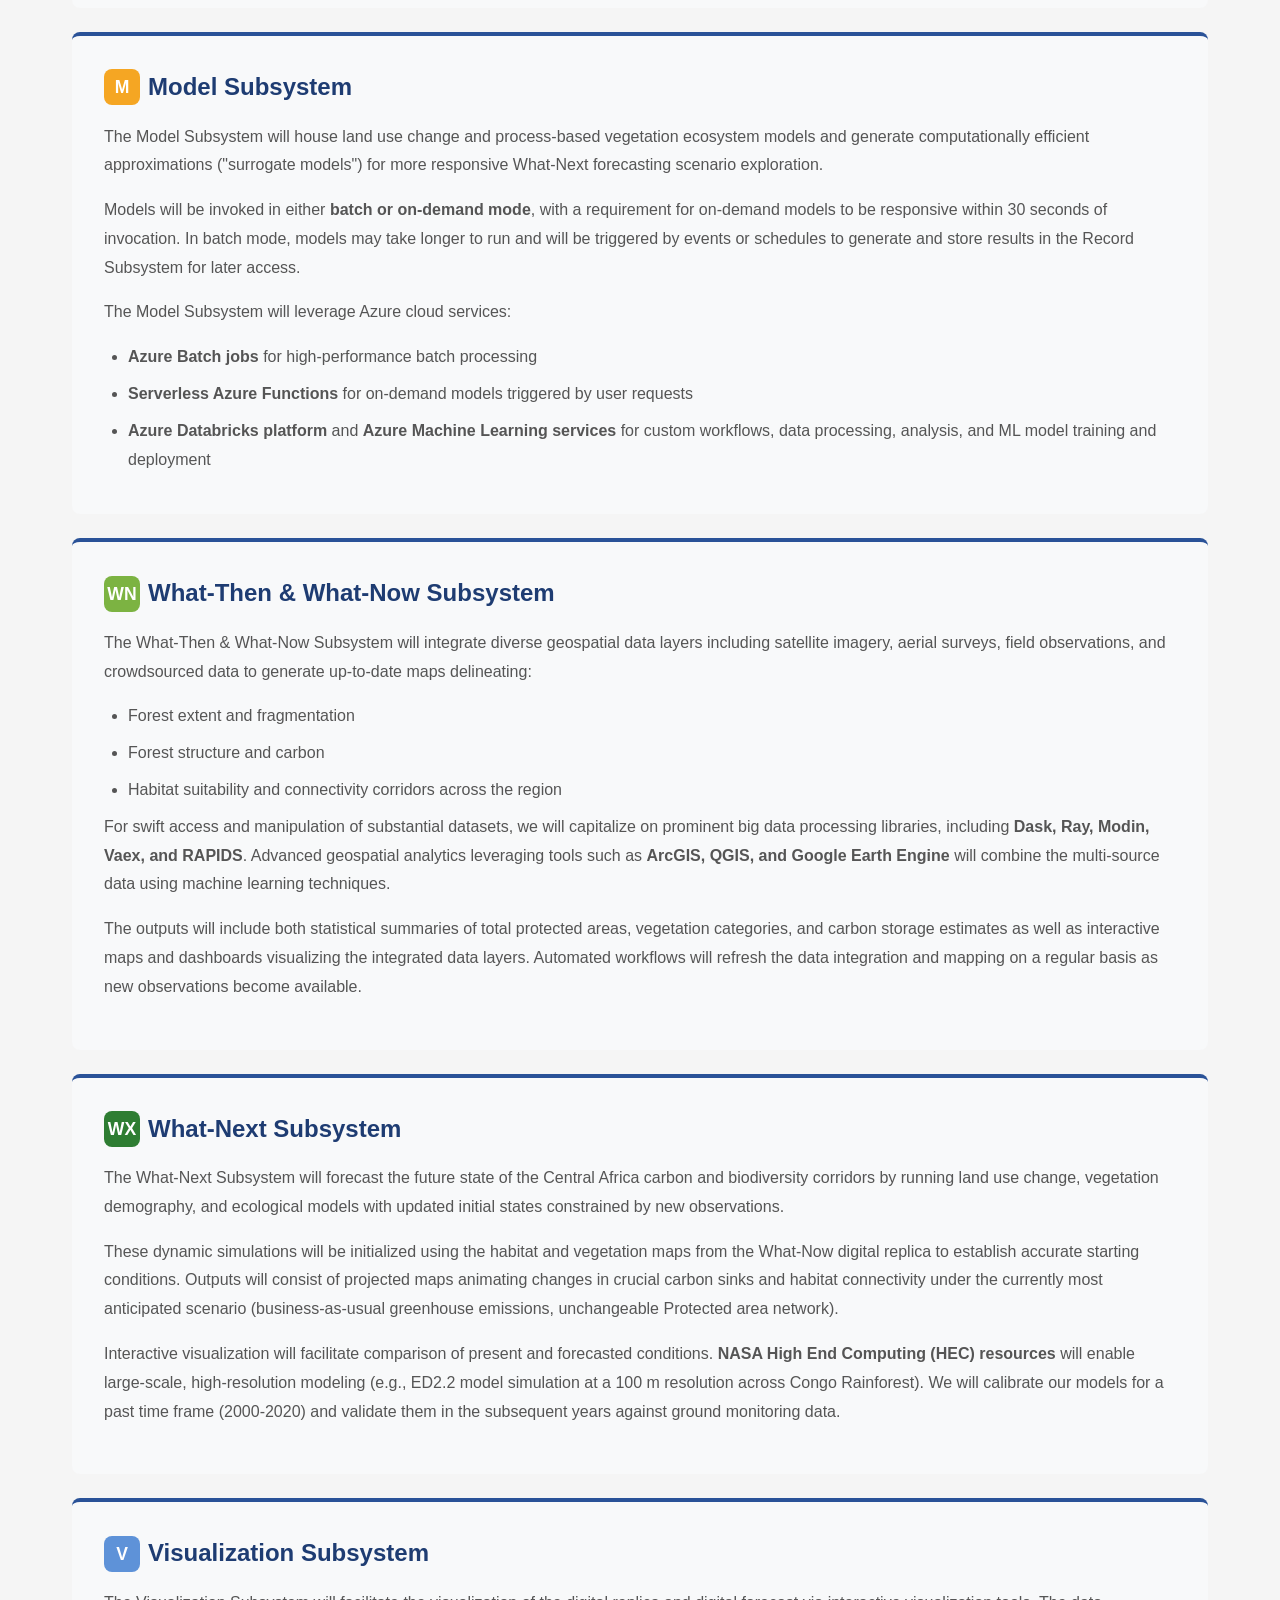
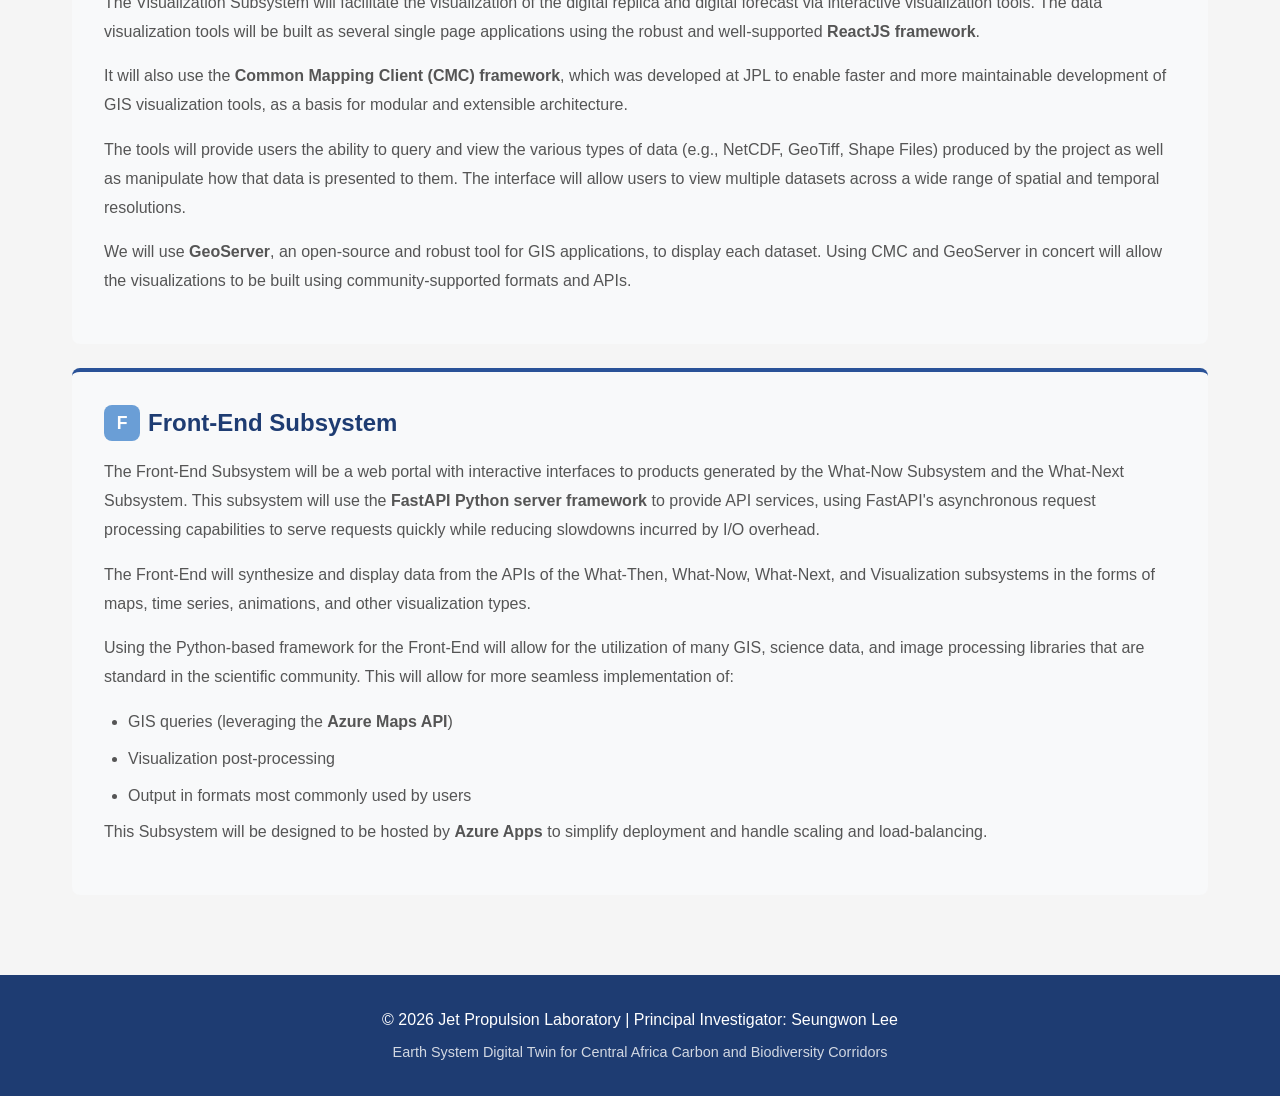
<file: subsystems.html>
<!DOCTYPE html>
<html lang="en">
<head>
    <meta charset="UTF-8">
    <meta name="viewport" content="width=device-width, initial-scale=1.0">
    <title>Subsystems - ESDT Central Africa</title>
    <link rel="stylesheet" href="styles.css">
</head>
<body>
    <nav>
        <div class="nav-container">
            <a href="index.html" class="nav-logo">
                ESDT Central Africa
            </a>
            <button class="mobile-menu-toggle" onclick="toggleMenu()">☰</button>
            <ul class="nav-menu" id="navMenu">
                <li><a href="index.html">Home</a></li>
                <li><a href="overview.html">Overview</a></li>
                <li><a href="tasks.html">Tasks</a></li>
                <li><a href="deliverables.html">Deliverables</a></li>
                <li><a href="architecture.html">Architecture</a></li>
                <li><a href="subsystems.html" class="active">Subsystems</a></li>
                <li><a href="team.html">Team</a></li>
            </ul>
        </div>
    </nav>

    <header class="page-header">
        <div class="page-header-content">
            <img src="Logo.png" alt="ESDT Project Logo" class="page-header-logo">
            <div class="page-header-text">
                <h1>Subsystem Details</h1>
                <p>Deep dive into the seven interconnected subsystems</p>
            </div>
        </div>
    </header>

    <div class="container">
        <section class="section">
            <h2>Subsystem Overview</h2>
            <p>The ESDT is composed of seven interconnected subsystems, each with specialized functions that work together to provide comprehensive digital twin capabilities. These subsystems handle everything from data ingestion to user-facing visualizations.</p>
        </section>

        <div class="subsystems-grid">
            <div class="subsystem-card">
                <h3><span class="subsystem-icon icon-ingest">I</span> Ingest Subsystem</h3>
                <p>The Ingest Subsystem will inquire and download newly available data and ingest them into our database and shared disk (e.g., Planetary Computer Data Catalog). Our externally sourced data will come from a large variety of providers listed in the architecture diagram.</p>
                <p>As our destination will be Azure Blob storage in the Planetary Computer, we will leverage <strong>Azure Functions</strong> to schedule data acquisitions from each source. Azure Functions provide a method to schedule simple workflows while only using the necessary computing resources to do so as needed (e.g., "serverless" compute), where the main implementation required is a script which can be written in a variety of programming languages.</p>
                <p>We will provide individual scripts for each data source as separate Azure Functions which will form the basis of our Ingest Subsystem. We will place the data in their native formats along with necessary cataloguing information.</p>
            </div>

            <div class="subsystem-card">
                <h3><span class="subsystem-icon icon-record">R</span> Record Subsystem</h3>
                <p>The Record Subsystem will store externally sourced (from the Ingest Subsystem) and internally generated data (from What-Then, What-Now, and What-Next Subsystems) in an optimized and accessible format into our database and shared disk. It will have the APIs to read and write data into the shared database.</p>
                <p>The input data will primarily be available in two common native formats: <strong>Cloud Optimized GeoTIFF</strong> and <strong>NetCDF</strong>. An optimal storage strategy would require an API that can map individual array chunks in these files to their byte ranges and retrieving them concurrently and asynchronously, while also allowing for the capability to perform decompression in parallel.</p>
                <p>To achieve optimal storage, we will generate <strong>kerchunk references information</strong> for our datasets which can generate the necessary side-car information that properly maps byte-ranges to array chunks in a manner that is compatible with the <strong>Zarr specification</strong>.</p>
            </div>

            <div class="subsystem-card">
                <h3><span class="subsystem-icon icon-model">M</span> Model Subsystem</h3>
                <p>The Model Subsystem will house land use change and process-based vegetation ecosystem models and generate computationally efficient approximations ("surrogate models") for more responsive What-Next forecasting scenario exploration.</p>
                <p>Models will be invoked in either <strong>batch or on-demand mode</strong>, with a requirement for on-demand models to be responsive within 30 seconds of invocation. In batch mode, models may take longer to run and will be triggered by events or schedules to generate and store results in the Record Subsystem for later access.</p>
                <p>The Model Subsystem will leverage Azure cloud services:</p>
                <ul>
                    <li><strong>Azure Batch jobs</strong> for high-performance batch processing</li>
                    <li><strong>Serverless Azure Functions</strong> for on-demand models triggered by user requests</li>
                    <li><strong>Azure Databricks platform</strong> and <strong>Azure Machine Learning services</strong> for custom workflows, data processing, analysis, and ML model training and deployment</li>
                </ul>
            </div>

            <div class="subsystem-card">
                <h3><span class="subsystem-icon icon-what-then-now">WN</span> What-Then & What-Now Subsystem</h3>
                <p>The What-Then & What-Now Subsystem will integrate diverse geospatial data layers including satellite imagery, aerial surveys, field observations, and crowdsourced data to generate up-to-date maps delineating:</p>
                <ul>
                    <li>Forest extent and fragmentation</li>
                    <li>Forest structure and carbon</li>
                    <li>Habitat suitability and connectivity corridors across the region</li>
                </ul>
                <p>For swift access and manipulation of substantial datasets, we will capitalize on prominent big data processing libraries, including <strong>Dask, Ray, Modin, Vaex, and RAPIDS</strong>. Advanced geospatial analytics leveraging tools such as <strong>ArcGIS, QGIS, and Google Earth Engine</strong> will combine the multi-source data using machine learning techniques.</p>
                <p>The outputs will include both statistical summaries of total protected areas, vegetation categories, and carbon storage estimates as well as interactive maps and dashboards visualizing the integrated data layers. Automated workflows will refresh the data integration and mapping on a regular basis as new observations become available.</p>
            </div>

            <div class="subsystem-card">
                <h3><span class="subsystem-icon icon-what-next">WX</span> What-Next Subsystem</h3>
                <p>The What-Next Subsystem will forecast the future state of the Central Africa carbon and biodiversity corridors by running land use change, vegetation demography, and ecological models with updated initial states constrained by new observations.</p>
                <p>These dynamic simulations will be initialized using the habitat and vegetation maps from the What-Now digital replica to establish accurate starting conditions. Outputs will consist of projected maps animating changes in crucial carbon sinks and habitat connectivity under the currently most anticipated scenario (business-as-usual greenhouse emissions, unchangeable Protected area network).</p>
                <p>Interactive visualization will facilitate comparison of present and forecasted conditions. <strong>NASA High End Computing (HEC) resources</strong> will enable large-scale, high-resolution modeling (e.g., ED2.2 model simulation at a 100 m resolution across Congo Rainforest). We will calibrate our models for a past time frame (2000-2020) and validate them in the subsequent years against ground monitoring data.</p>
            </div>

            <div class="subsystem-card">
                <h3><span class="subsystem-icon icon-visualization">V</span> Visualization Subsystem</h3>
                <p>The Visualization Subsystem will facilitate the visualization of the digital replica and digital forecast via interactive visualization tools. The data visualization tools will be built as several single page applications using the robust and well-supported <strong>ReactJS framework</strong>.</p>
                <p>It will also use the <strong>Common Mapping Client (CMC) framework</strong>, which was developed at JPL to enable faster and more maintainable development of GIS visualization tools, as a basis for modular and extensible architecture.</p>
                <p>The tools will provide users the ability to query and view the various types of data (e.g., NetCDF, GeoTiff, Shape Files) produced by the project as well as manipulate how that data is presented to them. The interface will allow users to view multiple datasets across a wide range of spatial and temporal resolutions.</p>
                <p>We will use <strong>GeoServer</strong>, an open-source and robust tool for GIS applications, to display each dataset. Using CMC and GeoServer in concert will allow the visualizations to be built using community-supported formats and APIs.</p>
            </div>

            <div class="subsystem-card">
                <h3><span class="subsystem-icon icon-frontend">F</span> Front-End Subsystem</h3>
                <p>The Front-End Subsystem will be a web portal with interactive interfaces to products generated by the What-Now Subsystem and the What-Next Subsystem. This subsystem will use the <strong>FastAPI Python server framework</strong> to provide API services, using FastAPI's asynchronous request processing capabilities to serve requests quickly while reducing slowdowns incurred by I/O overhead.</p>
                <p>The Front-End will synthesize and display data from the APIs of the What-Then, What-Now, What-Next, and Visualization subsystems in the forms of maps, time series, animations, and other visualization types.</p>
                <p>Using the Python-based framework for the Front-End will allow for the utilization of many GIS, science data, and image processing libraries that are standard in the scientific community. This will allow for more seamless implementation of:</p>
                <ul>
                    <li>GIS queries (leveraging the <strong>Azure Maps API</strong>)</li>
                    <li>Visualization post-processing</li>
                    <li>Output in formats most commonly used by users</li>
                </ul>
                <p>This Subsystem will be designed to be hosted by <strong>Azure Apps</strong> to simplify deployment and handle scaling and load-balancing.</p>
            </div>
        </div>
    </div>

    <footer>
        <p>&copy; 2026 Jet Propulsion Laboratory | Principal Investigator: Seungwon Lee</p>
        <p style="margin-top: 0.5rem; opacity: 0.8; font-size: 0.9rem;">Earth System Digital Twin for Central Africa Carbon and Biodiversity Corridors</p>
    </footer>

    <script src="script.js"></script>
</body>
</html>
</file>
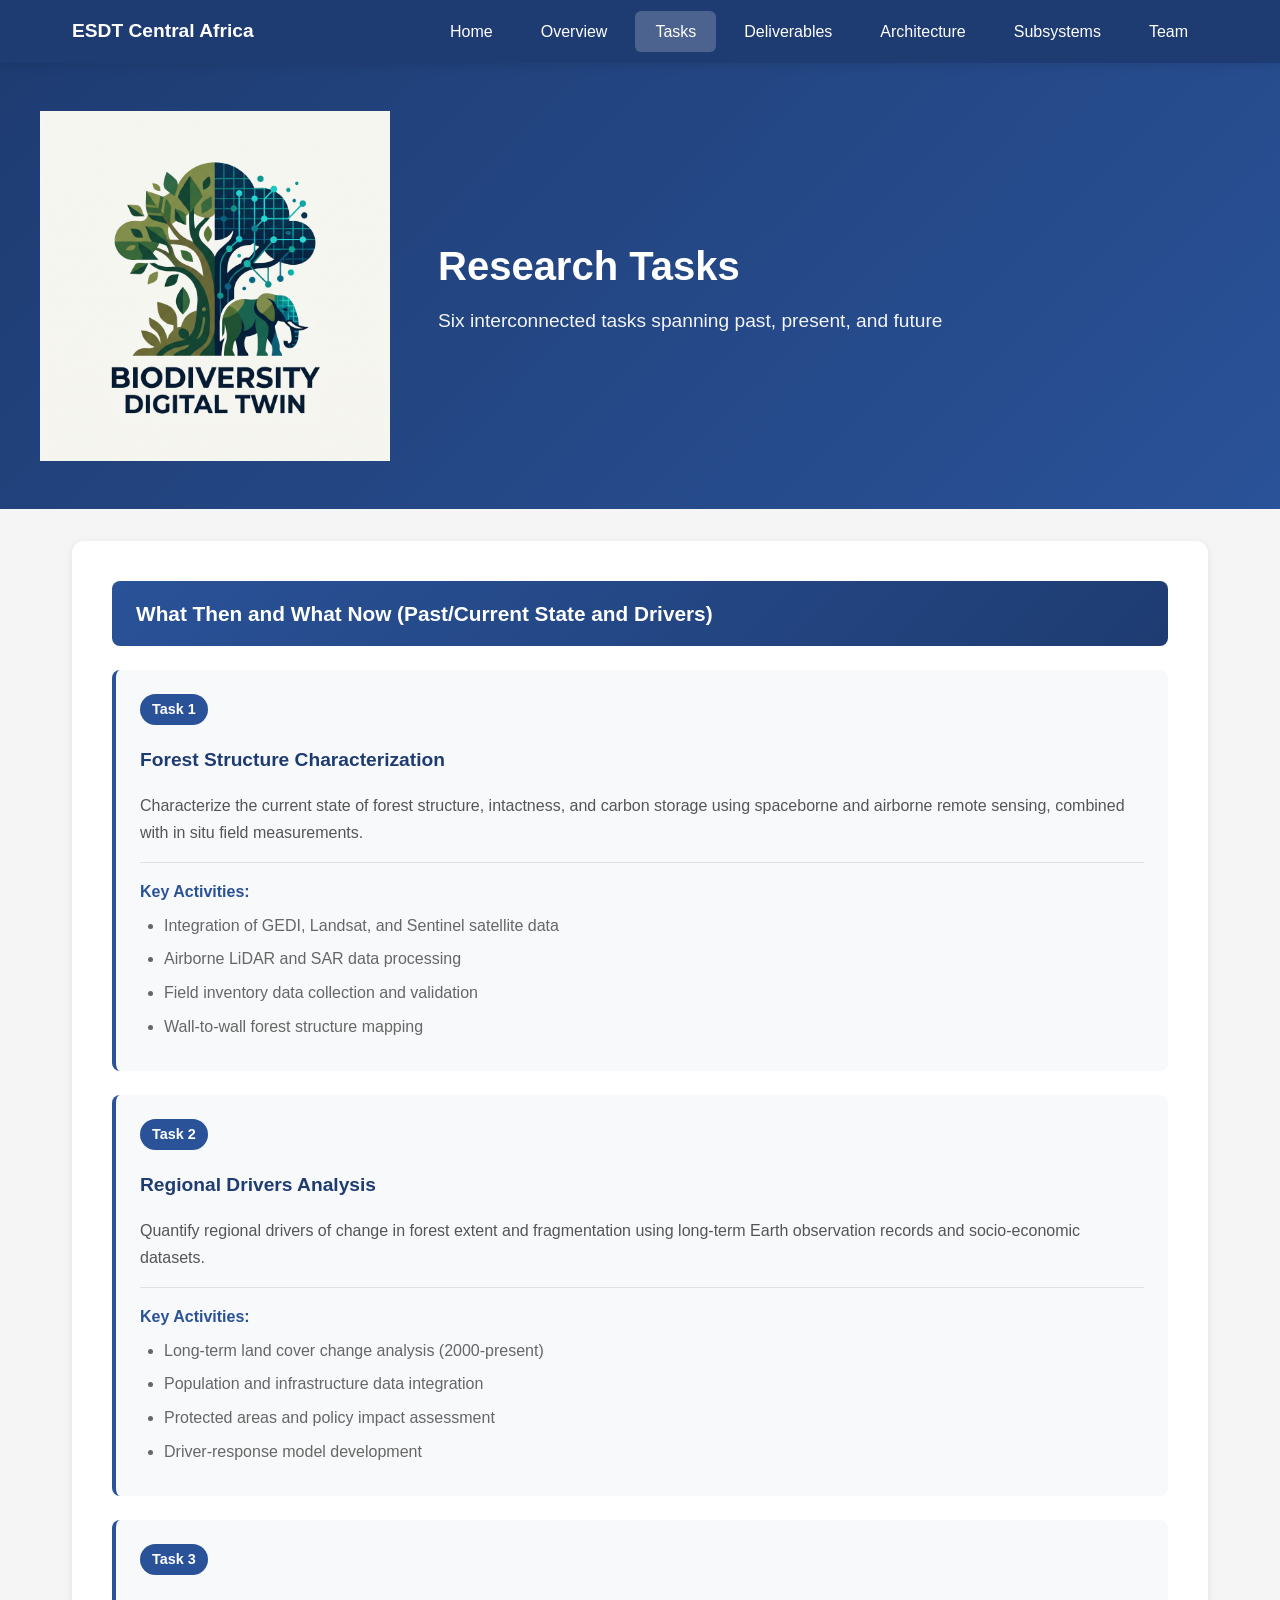
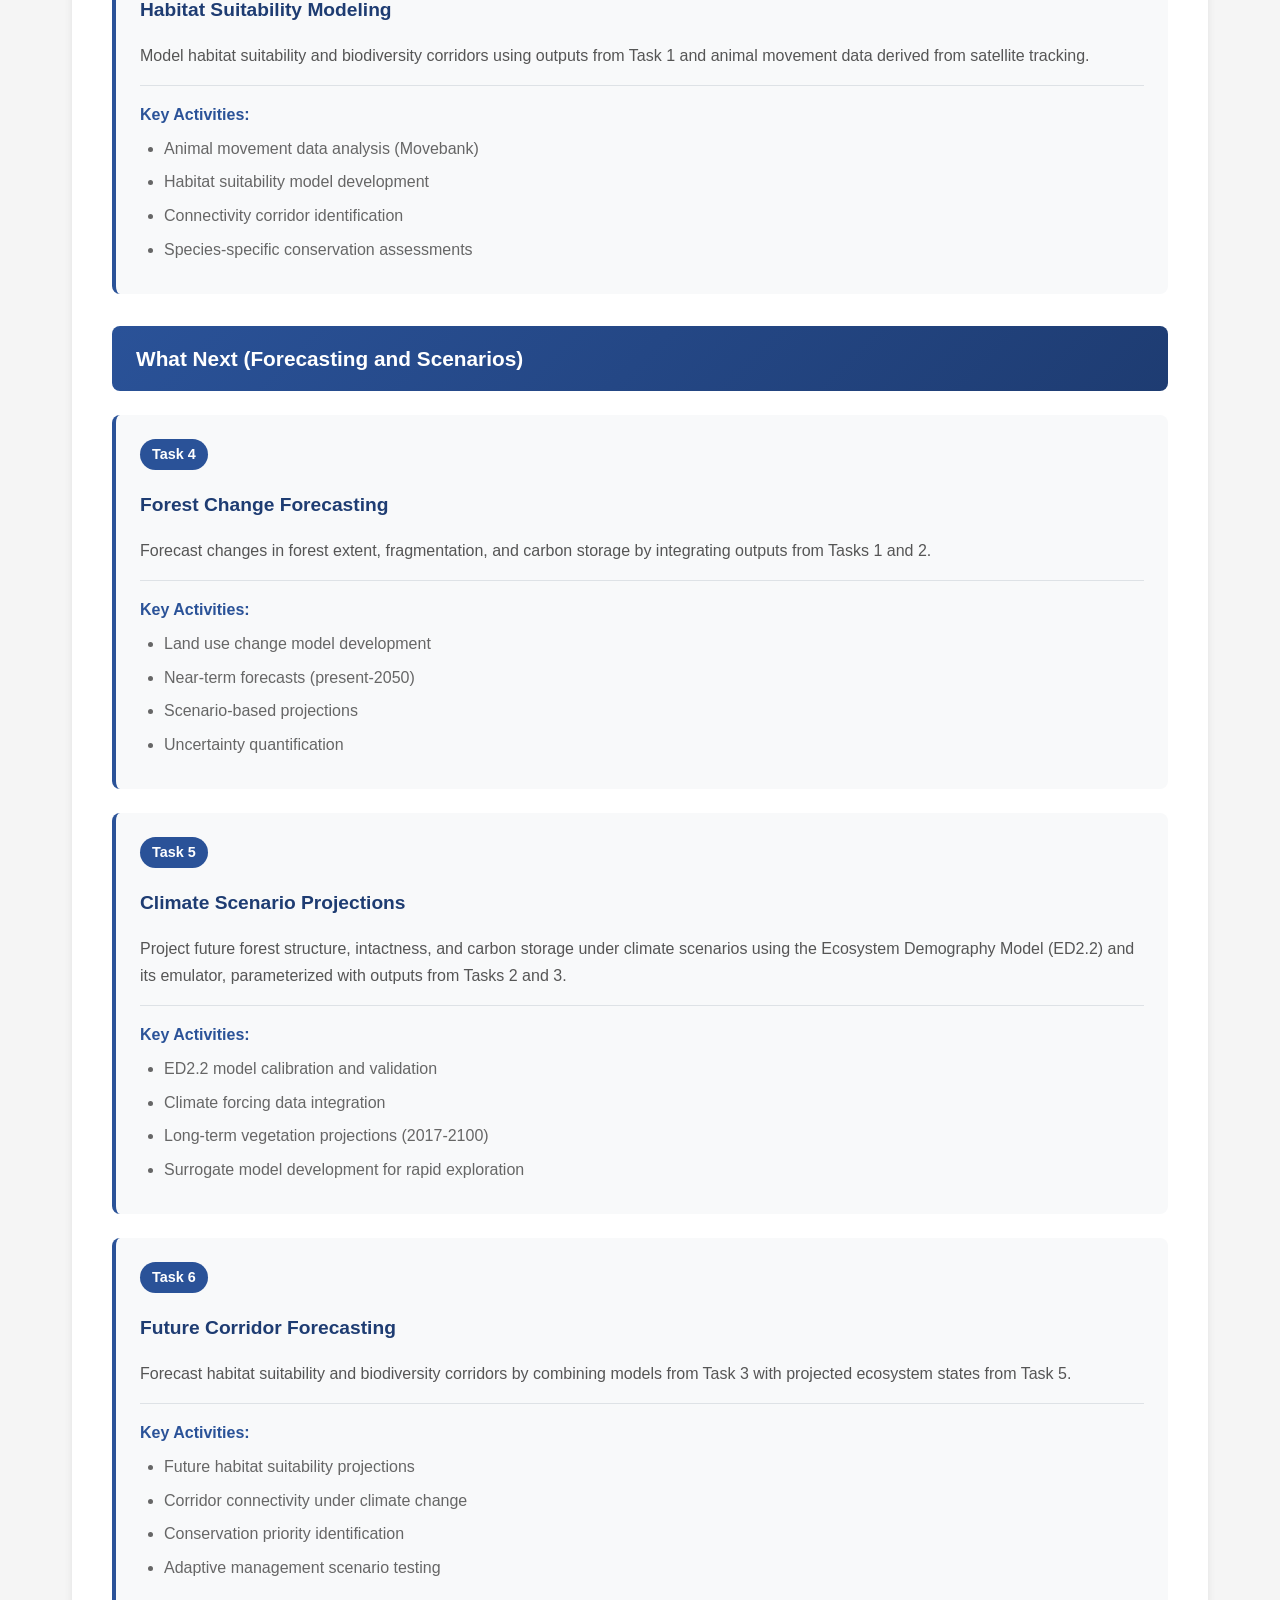
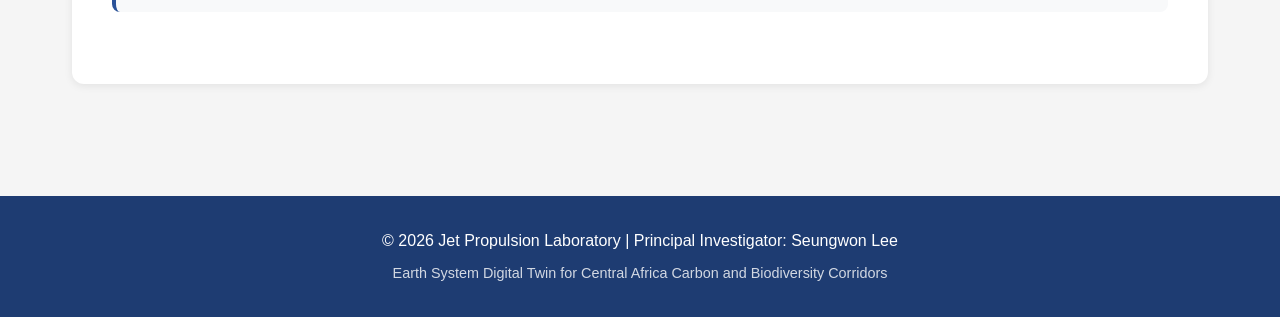
<file: tasks.html>
<!DOCTYPE html>
<html lang="en">
<head>
    <meta charset="UTF-8">
    <meta name="viewport" content="width=device-width, initial-scale=1.0">
    <title>Research Tasks - ESDT Central Africa</title>
    <link rel="stylesheet" href="styles.css">
</head>
<body>
    <nav>
        <div class="nav-container">
            <a href="index.html" class="nav-logo">
                ESDT Central Africa
            </a>
            <button class="mobile-menu-toggle" onclick="toggleMenu()">☰</button>
            <ul class="nav-menu" id="navMenu">
                <li><a href="index.html">Home</a></li>
                <li><a href="overview.html">Overview</a></li>
                <li><a href="tasks.html" class="active">Tasks</a></li>
                <li><a href="deliverables.html">Deliverables</a></li>
                <li><a href="architecture.html">Architecture</a></li>
                <li><a href="subsystems.html">Subsystems</a></li>
                <li><a href="team.html">Team</a></li>
            </ul>
        </div>
    </nav>

    <header class="page-header">
        <div class="page-header-content">
            <img src="Logo.png" alt="ESDT Project Logo" class="page-header-logo">
            <div class="page-header-text">
                <h1>Research Tasks</h1>
                <p>Six interconnected tasks spanning past, present, and future</p>
            </div>
        </div>
    </header>

    <div class="container">
        <section class="section">
            <div class="phase-section">
                <div class="phase-title">What Then and What Now (Past/Current State and Drivers)</div>
                <div class="task-grid">
                    <div class="task-card">
                        <div class="task-number">Task 1</div>
                        <h3>Forest Structure Characterization</h3>
                        <p>Characterize the current state of forest structure, intactness, and carbon storage using spaceborne and airborne remote sensing, combined with in situ field measurements.</p>
                        <div class="task-details">
                            <h4>Key Activities:</h4>
                            <ul>
                                <li>Integration of GEDI, Landsat, and Sentinel satellite data</li>
                                <li>Airborne LiDAR and SAR data processing</li>
                                <li>Field inventory data collection and validation</li>
                                <li>Wall-to-wall forest structure mapping</li>
                            </ul>
                        </div>
                    </div>
                    <div class="task-card">
                        <div class="task-number">Task 2</div>
                        <h3>Regional Drivers Analysis</h3>
                        <p>Quantify regional drivers of change in forest extent and fragmentation using long-term Earth observation records and socio-economic datasets.</p>
                        <div class="task-details">
                            <h4>Key Activities:</h4>
                            <ul>
                                <li>Long-term land cover change analysis (2000-present)</li>
                                <li>Population and infrastructure data integration</li>
                                <li>Protected areas and policy impact assessment</li>
                                <li>Driver-response model development</li>
                            </ul>
                        </div>
                    </div>
                    <div class="task-card">
                        <div class="task-number">Task 3</div>
                        <h3>Habitat Suitability Modeling</h3>
                        <p>Model habitat suitability and biodiversity corridors using outputs from Task 1 and animal movement data derived from satellite tracking.</p>
                        <div class="task-details">
                            <h4>Key Activities:</h4>
                            <ul>
                                <li>Animal movement data analysis (Movebank)</li>
                                <li>Habitat suitability model development</li>
                                <li>Connectivity corridor identification</li>
                                <li>Species-specific conservation assessments</li>
                            </ul>
                        </div>
                    </div>
                </div>
            </div>

            <div class="phase-section">
                <div class="phase-title">What Next (Forecasting and Scenarios)</div>
                <div class="task-grid">
                    <div class="task-card">
                        <div class="task-number">Task 4</div>
                        <h3>Forest Change Forecasting</h3>
                        <p>Forecast changes in forest extent, fragmentation, and carbon storage by integrating outputs from Tasks 1 and 2.</p>
                        <div class="task-details">
                            <h4>Key Activities:</h4>
                            <ul>
                                <li>Land use change model development</li>
                                <li>Near-term forecasts (present-2050)</li>
                                <li>Scenario-based projections</li>
                                <li>Uncertainty quantification</li>
                            </ul>
                        </div>
                    </div>
                    <div class="task-card">
                        <div class="task-number">Task 5</div>
                        <h3>Climate Scenario Projections</h3>
                        <p>Project future forest structure, intactness, and carbon storage under climate scenarios using the Ecosystem Demography Model (ED2.2) and its emulator, parameterized with outputs from Tasks 2 and 3.</p>
                        <div class="task-details">
                            <h4>Key Activities:</h4>
                            <ul>
                                <li>ED2.2 model calibration and validation</li>
                                <li>Climate forcing data integration</li>
                                <li>Long-term vegetation projections (2017-2100)</li>
                                <li>Surrogate model development for rapid exploration</li>
                            </ul>
                        </div>
                    </div>
                    <div class="task-card">
                        <div class="task-number">Task 6</div>
                        <h3>Future Corridor Forecasting</h3>
                        <p>Forecast habitat suitability and biodiversity corridors by combining models from Task 3 with projected ecosystem states from Task 5.</p>
                        <div class="task-details">
                            <h4>Key Activities:</h4>
                            <ul>
                                <li>Future habitat suitability projections</li>
                                <li>Corridor connectivity under climate change</li>
                                <li>Conservation priority identification</li>
                                <li>Adaptive management scenario testing</li>
                            </ul>
                        </div>
                    </div>
                </div>
            </div>
        </section>
    </div>

    <footer>
        <p>&copy; 2026 Jet Propulsion Laboratory | Principal Investigator: Seungwon Lee</p>
        <p style="margin-top: 0.5rem; opacity: 0.8; font-size: 0.9rem;">Earth System Digital Twin for Central Africa Carbon and Biodiversity Corridors</p>
    </footer>

    <script src="script.js"></script>
</body>
</html>
</file>
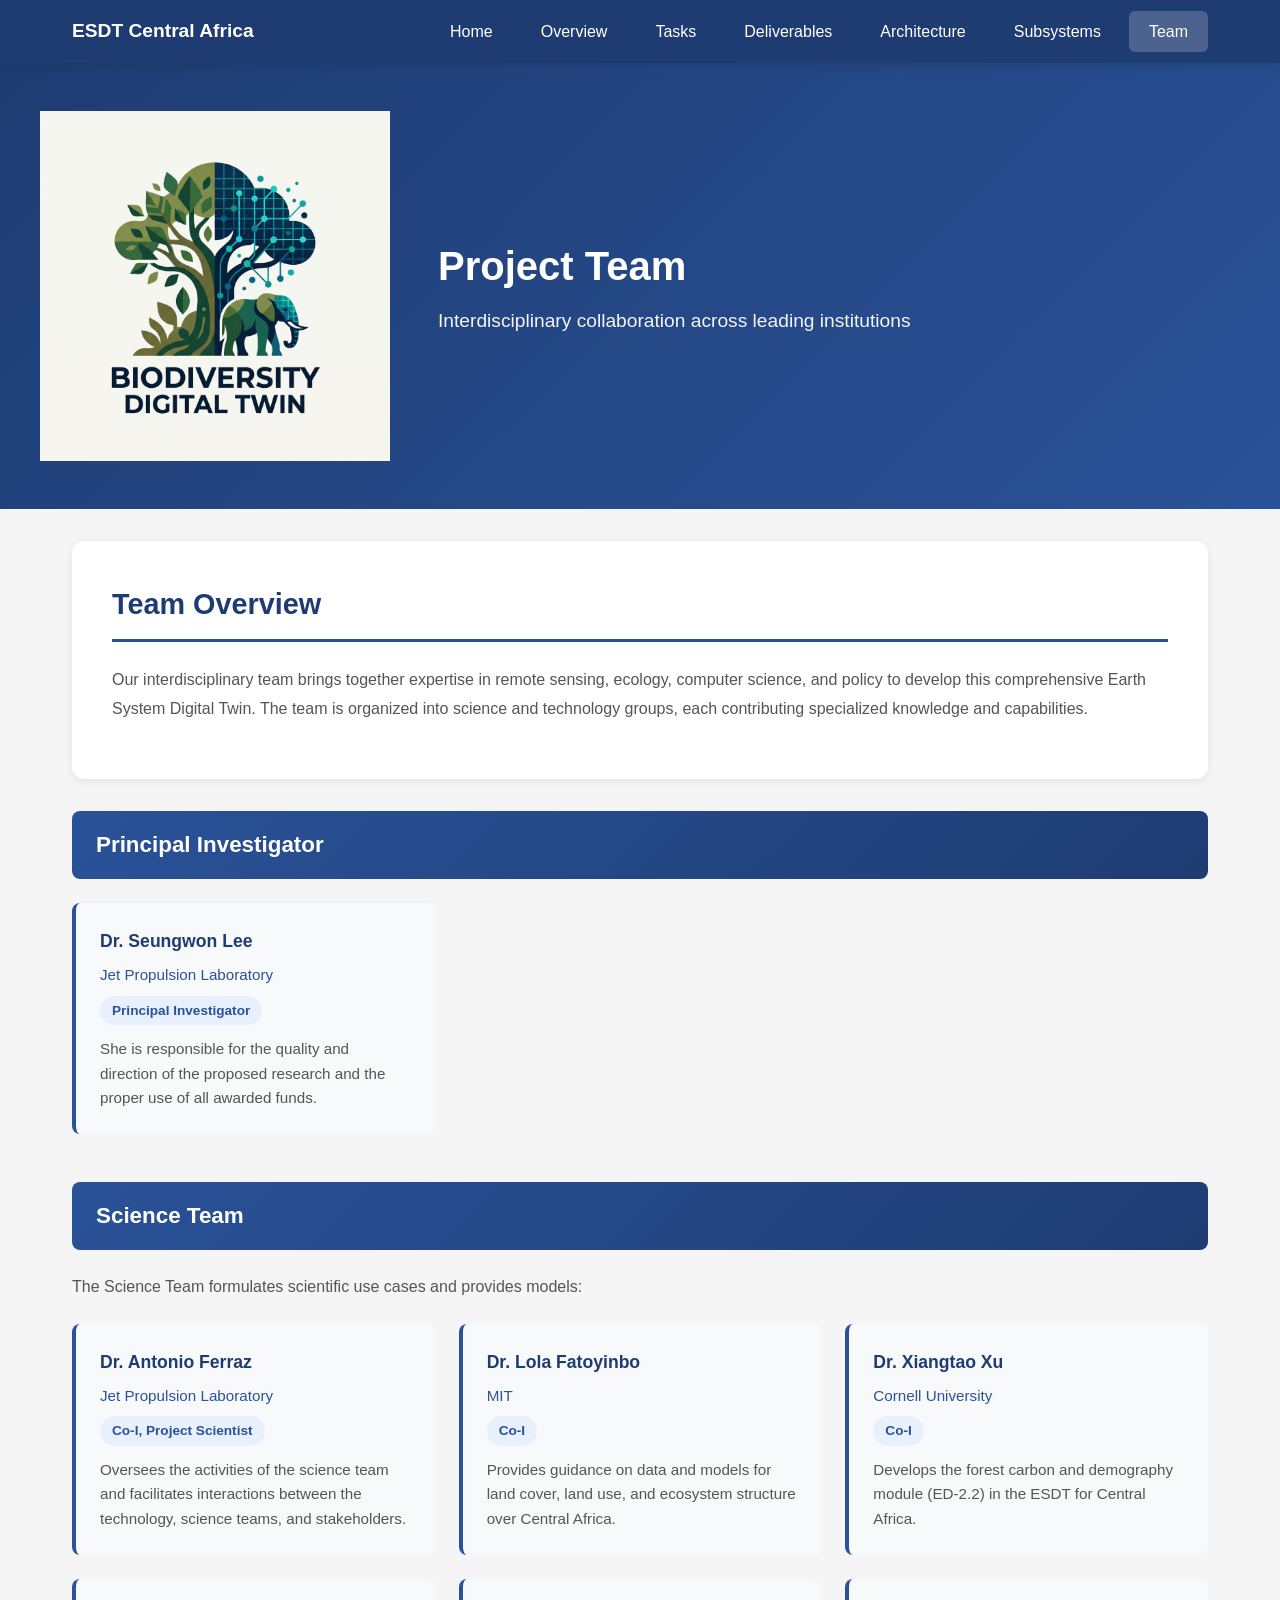
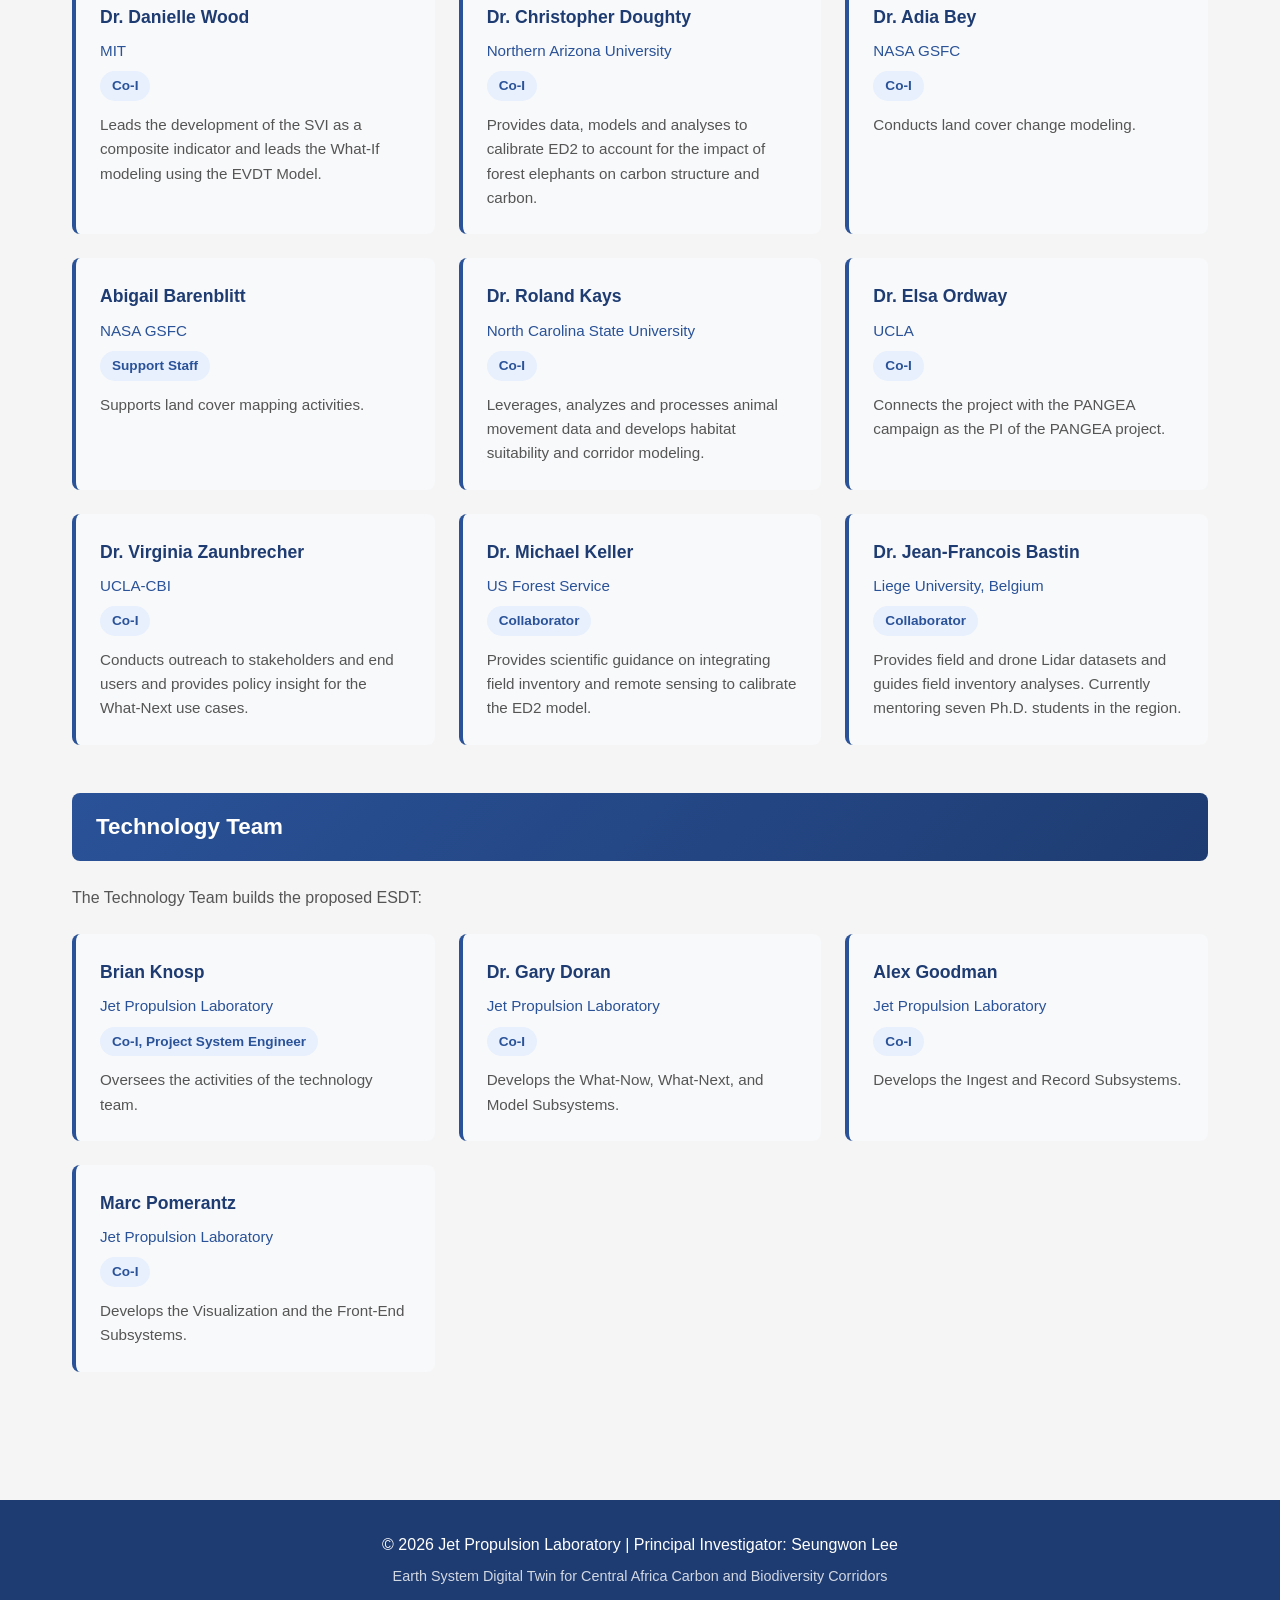
<file: team.html>
<!DOCTYPE html>
<html lang="en">
<head>
    <meta charset="UTF-8">
    <meta name="viewport" content="width=device-width, initial-scale=1.0">
    <title>Project Team - ESDT Central Africa</title>
    <link rel="stylesheet" href="styles.css">
</head>
<body>
    <nav>
        <div class="nav-container">
            <a href="index.html" class="nav-logo">
                ESDT Central Africa
            </a>
            <button class="mobile-menu-toggle" onclick="toggleMenu()">☰</button>
            <ul class="nav-menu" id="navMenu">
                <li><a href="index.html">Home</a></li>
                <li><a href="overview.html">Overview</a></li>
                <li><a href="tasks.html">Tasks</a></li>
                <li><a href="deliverables.html">Deliverables</a></li>
                <li><a href="architecture.html">Architecture</a></li>
                <li><a href="subsystems.html">Subsystems</a></li>
                <li><a href="team.html" class="active">Team</a></li>
            </ul>
        </div>
    </nav>

    <header class="page-header">
        <div class="page-header-content">
            <img src="Logo.png" alt="ESDT Project Logo" class="page-header-logo">
            <div class="page-header-text">
                <h1>Project Team</h1>
                <p>Interdisciplinary collaboration across leading institutions</p>
            </div>
        </div>
    </header>

    <div class="container">
        <section class="section">
            <h2>Team Overview</h2>
            <p>Our interdisciplinary team brings together expertise in remote sensing, ecology, computer science, and policy to develop this comprehensive Earth System Digital Twin. The team is organized into science and technology groups, each contributing specialized knowledge and capabilities.</p>
        </section>

        <div class="team-section">
            <div class="team-category">Principal Investigator</div>
            <div class="team-grid">
                <div class="team-member">
                    <div class="member-name">Dr. Seungwon Lee</div>
                    <div class="member-org">Jet Propulsion Laboratory</div>
                    <span class="member-role">Principal Investigator</span>
                    <p class="member-description">She is responsible for the quality and direction of the proposed research and the proper use of all awarded funds.</p>
                </div>
            </div>
        </div>

        <div class="team-section">
            <div class="team-category">Science Team</div>
            <p style="color: #555; margin-bottom: 1.5rem;">The Science Team formulates scientific use cases and provides models:</p>

            <div class="team-grid">
                <div class="team-member">
                    <div class="member-name">Dr. Antonio Ferraz</div>
                    <div class="member-org">Jet Propulsion Laboratory</div>
                    <span class="member-role">Co-I, Project Scientist</span>
                    <p class="member-description">Oversees the activities of the science team and facilitates interactions between the technology, science teams, and stakeholders.</p>
                </div>

                <div class="team-member">
                    <div class="member-name">Dr. Lola Fatoyinbo</div>
                    <div class="member-org">MIT</div>
                    <span class="member-role">Co-I</span>
                    <p class="member-description">Provides guidance on data and models for land cover, land use, and ecosystem structure over Central Africa.</p>
                </div>

                <div class="team-member">
                    <div class="member-name">Dr. Xiangtao Xu</div>
                    <div class="member-org">Cornell University</div>
                    <span class="member-role">Co-I</span>
                    <p class="member-description">Develops the forest carbon and demography module (ED-2.2) in the ESDT for Central Africa.</p>
                </div>

                <div class="team-member">
                    <div class="member-name">Dr. Danielle Wood</div>
                    <div class="member-org">MIT</div>
                    <span class="member-role">Co-I</span>
                    <p class="member-description">Leads the development of the SVI as a composite indicator and leads the What-If modeling using the EVDT Model.</p>
                </div>

                <div class="team-member">
                    <div class="member-name">Dr. Christopher Doughty</div>
                    <div class="member-org">Northern Arizona University</div>
                    <span class="member-role">Co-I</span>
                    <p class="member-description">Provides data, models and analyses to calibrate ED2 to account for the impact of forest elephants on carbon structure and carbon.</p>
                </div>

                <div class="team-member">
                    <div class="member-name">Dr. Adia Bey</div>
                    <div class="member-org">NASA GSFC</div>
                    <span class="member-role">Co-I</span>
                    <p class="member-description">Conducts land cover change modeling.</p>
                </div>

                <div class="team-member">
                    <div class="member-name">Abigail Barenblitt</div>
                    <div class="member-org">NASA GSFC</div>
                    <span class="member-role">Support Staff</span>
                    <p class="member-description">Supports land cover mapping activities.</p>
                </div>

                <div class="team-member">
                    <div class="member-name">Dr. Roland Kays</div>
                    <div class="member-org">North Carolina State University</div>
                    <span class="member-role">Co-I</span>
                    <p class="member-description">Leverages, analyzes and processes animal movement data and develops habitat suitability and corridor modeling.</p>
                </div>

                <div class="team-member">
                    <div class="member-name">Dr. Elsa Ordway</div>
                    <div class="member-org">UCLA</div>
                    <span class="member-role">Co-I</span>
                    <p class="member-description">Connects the project with the PANGEA campaign as the PI of the PANGEA project.</p>
                </div>

                <div class="team-member">
                    <div class="member-name">Dr. Virginia Zaunbrecher</div>
                    <div class="member-org">UCLA-CBI</div>
                    <span class="member-role">Co-I</span>
                    <p class="member-description">Conducts outreach to stakeholders and end users and provides policy insight for the What-Next use cases.</p>
                </div>

                <div class="team-member">
                    <div class="member-name">Dr. Michael Keller</div>
                    <div class="member-org">US Forest Service</div>
                    <span class="member-role">Collaborator</span>
                    <p class="member-description">Provides scientific guidance on integrating field inventory and remote sensing to calibrate the ED2 model.</p>
                </div>

                <div class="team-member">
                    <div class="member-name">Dr. Jean-Francois Bastin</div>
                    <div class="member-org">Liege University, Belgium</div>
                    <span class="member-role">Collaborator</span>
                    <p class="member-description">Provides field and drone Lidar datasets and guides field inventory analyses. Currently mentoring seven Ph.D. students in the region.</p>
                </div>
            </div>
        </div>

        <div class="team-section">
            <div class="team-category">Technology Team</div>
            <p style="color: #555; margin-bottom: 1.5rem;">The Technology Team builds the proposed ESDT:</p>

            <div class="team-grid">
                <div class="team-member">
                    <div class="member-name">Brian Knosp</div>
                    <div class="member-org">Jet Propulsion Laboratory</div>
                    <span class="member-role">Co-I, Project System Engineer</span>
                    <p class="member-description">Oversees the activities of the technology team.</p>
                </div>

                <div class="team-member">
                    <div class="member-name">Dr. Gary Doran</div>
                    <div class="member-org">Jet Propulsion Laboratory</div>
                    <span class="member-role">Co-I</span>
                    <p class="member-description">Develops the What-Now, What-Next, and Model Subsystems.</p>
                </div>

                <div class="team-member">
                    <div class="member-name">Alex Goodman</div>
                    <div class="member-org">Jet Propulsion Laboratory</div>
                    <span class="member-role">Co-I</span>
                    <p class="member-description">Develops the Ingest and Record Subsystems.</p>
                </div>

                <div class="team-member">
                    <div class="member-name">Marc Pomerantz</div>
                    <div class="member-org">Jet Propulsion Laboratory</div>
                    <span class="member-role">Co-I</span>
                    <p class="member-description">Develops the Visualization and the Front-End Subsystems.</p>
                </div>
            </div>
        </div>
    </div>

    <footer>
        <p>&copy; 2026 Jet Propulsion Laboratory | Principal Investigator: Seungwon Lee</p>
        <p style="margin-top: 0.5rem; opacity: 0.8; font-size: 0.9rem;">Earth System Digital Twin for Central Africa Carbon and Biodiversity Corridors</p>
    </footer>

    <script src="script.js"></script>
</body>
</html>
</file>
<file: styles.css>
/* Global Styles */
* {
    margin: 0;
    padding: 0;
    box-sizing: border-box;
}

body {
    font-family: -apple-system, BlinkMacSystemFont, 'Segoe UI', Roboto, Oxygen, Ubuntu, Cantarell, sans-serif;
    line-height: 1.6;
    color: #333;
    background: #f5f5f5;
}

/* Navigation */
nav {
    background: #1e3c72;
    box-shadow: 0 2px 10px rgba(0,0,0,0.1);
    position: sticky;
    top: 0;
    z-index: 1000;
}

.nav-container {
    max-width: 1200px;
    margin: 0 auto;
    display: flex;
    justify-content: space-between;
    align-items: center;
    padding: 1rem 2rem;
}

.nav-logo {
    color: white;
    font-size: 1.2rem;
    font-weight: 600;
    text-decoration: none;
    display: flex;
    align-items: center;
    gap: 0.75rem;
}

.nav-logo img {
    height: 20px;
    width: auto;
    object-fit: contain;
}

.nav-menu {
    display: flex;
    gap: 0.5rem;
    list-style: none;
}

.nav-menu a {
    color: white;
    text-decoration: none;
    padding: 0.75rem 1.25rem;
    border-radius: 6px;
    transition: background 0.3s;
    font-weight: 500;
}

.nav-menu a:hover {
    background: rgba(255,255,255,0.1);
}

.nav-menu a.active {
    background: rgba(255,255,255,0.2);
}

.mobile-menu-toggle {
    display: none;
    background: none;
    border: none;
    color: white;
    font-size: 1.5rem;
    cursor: pointer;
}

/* Headers */
header.page-header {
    background: linear-gradient(135deg, #1e3c72 0%, #2a5298 100%);
    color: white;
    padding: 3rem 2rem;
}

.page-header-content {
    display: flex;
    align-items: center;
    justify-content: center;
    gap: 3rem;
    max-width: 1200px;
    margin: 0 auto;
}

.page-header-logo {
    max-width: 350px;
    width: 100%;
    height: auto;
    flex-shrink: 0;
}

.page-header-text {
    flex: 1;
    text-align: left;
}

header.page-header h1 {
    font-size: 2.5rem;
    margin-bottom: 0.5rem;
}

header.page-header p {
    font-size: 1.2rem;
    opacity: 0.95;
}

/* Container */
.container {
    max-width: 1200px;
    margin: 0 auto;
    padding: 2rem;
}

/* Sections */
.section {
    background: white;
    border-radius: 12px;
    padding: 2.5rem;
    margin-bottom: 2rem;
    box-shadow: 0 2px 8px rgba(0,0,0,0.08);
}

.section h2 {
    color: #1e3c72;
    font-size: 1.8rem;
    margin-bottom: 1.5rem;
    padding-bottom: 0.75rem;
    border-bottom: 3px solid #2a5298;
}

.section h3 {
    color: #2a5298;
    font-size: 1.3rem;
    margin-top: 2rem;
    margin-bottom: 1rem;
}

.section p {
    margin-bottom: 1rem;
    line-height: 1.8;
    color: #555;
}

/* Phase Cards */
.phase-cards {
    display: grid;
    grid-template-columns: repeat(auto-fit, minmax(280px, 1fr));
    gap: 2rem;
    margin-top: 2rem;
}

.phase-card {
    background: linear-gradient(135deg, #f8f9fa 0%, #e9ecef 100%);
    border-radius: 12px;
    padding: 2rem;
    border-top: 4px solid #2a5298;
}

.phase-card h3 {
    color: #1e3c72;
    font-size: 1.5rem;
    margin-top: 0;
    margin-bottom: 0.5rem;
}

.phase-subtitle {
    color: #2a5298;
    font-weight: 600;
    margin-bottom: 1rem;
}

/* Objectives List */
.objectives-list {
    margin-left: 2rem;
    margin-top: 1rem;
}

.objectives-list li {
    margin-bottom: 1rem;
    line-height: 1.7;
    color: #555;
}

/* Task Grid */
.task-grid {
    display: grid;
    gap: 1.5rem;
    margin-top: 1.5rem;
}

.task-card {
    background: #f8f9fa;
    border-left: 4px solid #2a5298;
    padding: 1.5rem;
    border-radius: 8px;
    transition: transform 0.2s, box-shadow 0.2s;
}

.task-card:hover {
    transform: translateX(4px);
    box-shadow: 0 4px 12px rgba(0,0,0,0.1);
}

.task-number {
    display: inline-block;
    background: #2a5298;
    color: white;
    padding: 0.25rem 0.75rem;
    border-radius: 20px;
    font-weight: 600;
    font-size: 0.9rem;
    margin-bottom: 0.75rem;
}

.task-card h3 {
    color: #1e3c72;
    font-size: 1.2rem;
    margin-top: 0.5rem;
    margin-bottom: 1rem;
}

.task-card p {
    color: #555;
    line-height: 1.7;
}

.task-details {
    margin-top: 1rem;
    padding-top: 1rem;
    border-top: 1px solid #dee2e6;
}

.task-details h4 {
    color: #2a5298;
    font-size: 1rem;
    margin-bottom: 0.5rem;
}

.task-details ul {
    margin-left: 1.5rem;
}

.task-details li {
    margin-bottom: 0.5rem;
    color: #666;
}

/* Phase Section */
.phase-section {
    margin-bottom: 2rem;
}

.phase-title {
    background: linear-gradient(135deg, #2a5298 0%, #1e3c72 100%);
    color: white;
    padding: 1rem 1.5rem;
    border-radius: 8px;
    font-size: 1.3rem;
    font-weight: 600;
    margin-bottom: 1rem;
}

/* Table */
table {
    width: 100%;
    border-collapse: collapse;
    margin-top: 1.5rem;
}

th {
    background: #2a5298;
    color: white;
    padding: 1rem;
    text-align: left;
    font-weight: 600;
}

td {
    padding: 1rem;
    border-bottom: 1px solid #e0e0e0;
}

tr:hover {
    background: #f8f9fa;
}

.pillar-header {
    background: #1e3c72;
    color: white;
    font-weight: 600;
}

.deliverable-number {
    background: #e8f0fe;
    color: #2a5298;
    padding: 0.25rem 0.5rem;
    border-radius: 4px;
    font-weight: 600;
    margin-right: 0.5rem;
}

.deliverable-detail {
    margin-top: 0.5rem;
    font-size: 0.95rem;
    color: #666;
}

/* Architecture */
.architecture-image {
    width: 100%;
    max-width: 900px;
    margin: 2rem auto;
    display: block;
    border-radius: 8px;
    box-shadow: 0 4px 12px rgba(0,0,0,0.15);
}

.architecture-component {
    margin-bottom: 2rem;
    padding: 1.5rem;
    background: #f8f9fa;
    border-radius: 8px;
}

.architecture-component h3 {
    color: #1e3c72;
    margin-top: 0;
    margin-bottom: 1rem;
}

.architecture-component ul {
    margin-left: 1.5rem;
    margin-top: 1rem;
}

.architecture-component li {
    margin-bottom: 0.75rem;
    line-height: 1.7;
}

.subsystem-list {
    display: grid;
    gap: 1rem;
    margin-top: 1rem;
}

.subsystem-item {
    background: white;
    padding: 1rem;
    border-radius: 6px;
    border-left: 3px solid #2a5298;
}

/* Subsystems */
.subsystems-grid {
    display: grid;
    gap: 1.5rem;
    margin-top: 2rem;
}

.subsystem-card {
    background: #f8f9fa;
    border-radius: 8px;
    padding: 2rem;
    border-top: 4px solid #2a5298;
    transition: transform 0.2s, box-shadow 0.2s;
}

.subsystem-card:hover {
    transform: translateY(-4px);
    box-shadow: 0 6px 16px rgba(0,0,0,0.12);
}

.subsystem-card h3 {
    color: #1e3c72;
    font-size: 1.5rem;
    margin-top: 0;
    margin-bottom: 1rem;
    display: flex;
    align-items: center;
    gap: 0.5rem;
}

.subsystem-icon {
    display: inline-block;
    width: 36px;
    height: 36px;
    border-radius: 8px;
    display: flex;
    align-items: center;
    justify-content: center;
    font-weight: 700;
    font-size: 1.1rem;
    color: white;
}

.icon-ingest { background: #808080; }
.icon-record { background: #f5a623; }
.icon-model { background: #f5a623; }
.icon-what-then-now { background: #7cb342; }
.icon-what-next { background: #2e7d32; }
.icon-visualization { background: #5e92d8; }
.icon-frontend { background: #6a9ed6; }

.subsystem-card p {
    color: #555;
    line-height: 1.8;
    margin-bottom: 1rem;
}

.subsystem-card ul {
    margin-left: 1.5rem;
    color: #555;
    line-height: 1.8;
}

.subsystem-card li {
    margin-bottom: 0.5rem;
}

/* Team */
.team-section {
    margin-bottom: 3rem;
}

.team-category {
    background: linear-gradient(135deg, #2a5298 0%, #1e3c72 100%);
    color: white;
    padding: 1rem 1.5rem;
    border-radius: 8px;
    font-size: 1.4rem;
    font-weight: 600;
    margin-bottom: 1.5rem;
    margin-top: 2rem;
}

.team-grid {
    display: grid;
    grid-template-columns: repeat(auto-fill, minmax(320px, 1fr));
    gap: 1.5rem;
    margin-bottom: 2rem;
}

.team-member {
    background: #f8f9fa;
    border-radius: 8px;
    padding: 1.5rem;
    border-left: 4px solid #2a5298;
    transition: transform 0.2s, box-shadow 0.2s;
}

.team-member:hover {
    transform: translateY(-4px);
    box-shadow: 0 6px 16px rgba(0,0,0,0.12);
}

.member-name {
    font-size: 1.1rem;
    font-weight: 600;
    color: #1e3c72;
    margin-bottom: 0.5rem;
}

.member-org {
    font-size: 0.95rem;
    color: #2a5298;
    font-weight: 500;
    margin-bottom: 0.5rem;
}

.member-role {
    display: inline-block;
    background: #e8f0fe;
    color: #2a5298;
    padding: 0.25rem 0.75rem;
    border-radius: 20px;
    font-size: 0.85rem;
    font-weight: 600;
    margin-bottom: 0.75rem;
}

.member-description {
    font-size: 0.95rem;
    color: #555;
    line-height: 1.6;
}

/* Study Area Map */
.study-area-map {
    width: 100%;
    max-width: 1000px;
    margin: 2rem auto;
    display: block;
    border-radius: 12px;
    box-shadow: 0 4px 16px rgba(0,0,0,0.15);
}

/* Footer */
footer {
    background: #1e3c72;
    color: white;
    text-align: center;
    padding: 2rem;
    margin-top: 3rem;
}

/* Responsive */
@media (max-width: 968px) {
    .page-header-content {
        flex-direction: column;
        gap: 2rem;
    }

    .page-header-text {
        text-align: center;
    }

    .page-header-logo {
        max-width: 300px;
    }
}

@media (max-width: 768px) {
    .nav-menu {
        display: none;
        position: absolute;
        top: 100%;
        left: 0;
        right: 0;
        background: #1e3c72;
        flex-direction: column;
        padding: 1rem;
        gap: 0;
    }

    .nav-menu.active {
        display: flex;
    }

    .mobile-menu-toggle {
        display: block;
    }

    header.page-header h1 {
        font-size: 2rem;
    }

    .section {
        padding: 1.5rem;
    }

    table {
        font-size: 0.9rem;
    }

    th, td {
        padding: 0.75rem 0.5rem;
    }

    .team-grid {
        grid-template-columns: 1fr;
    }

    .phase-cards {
        grid-template-columns: 1fr;
    }
}
</file>
